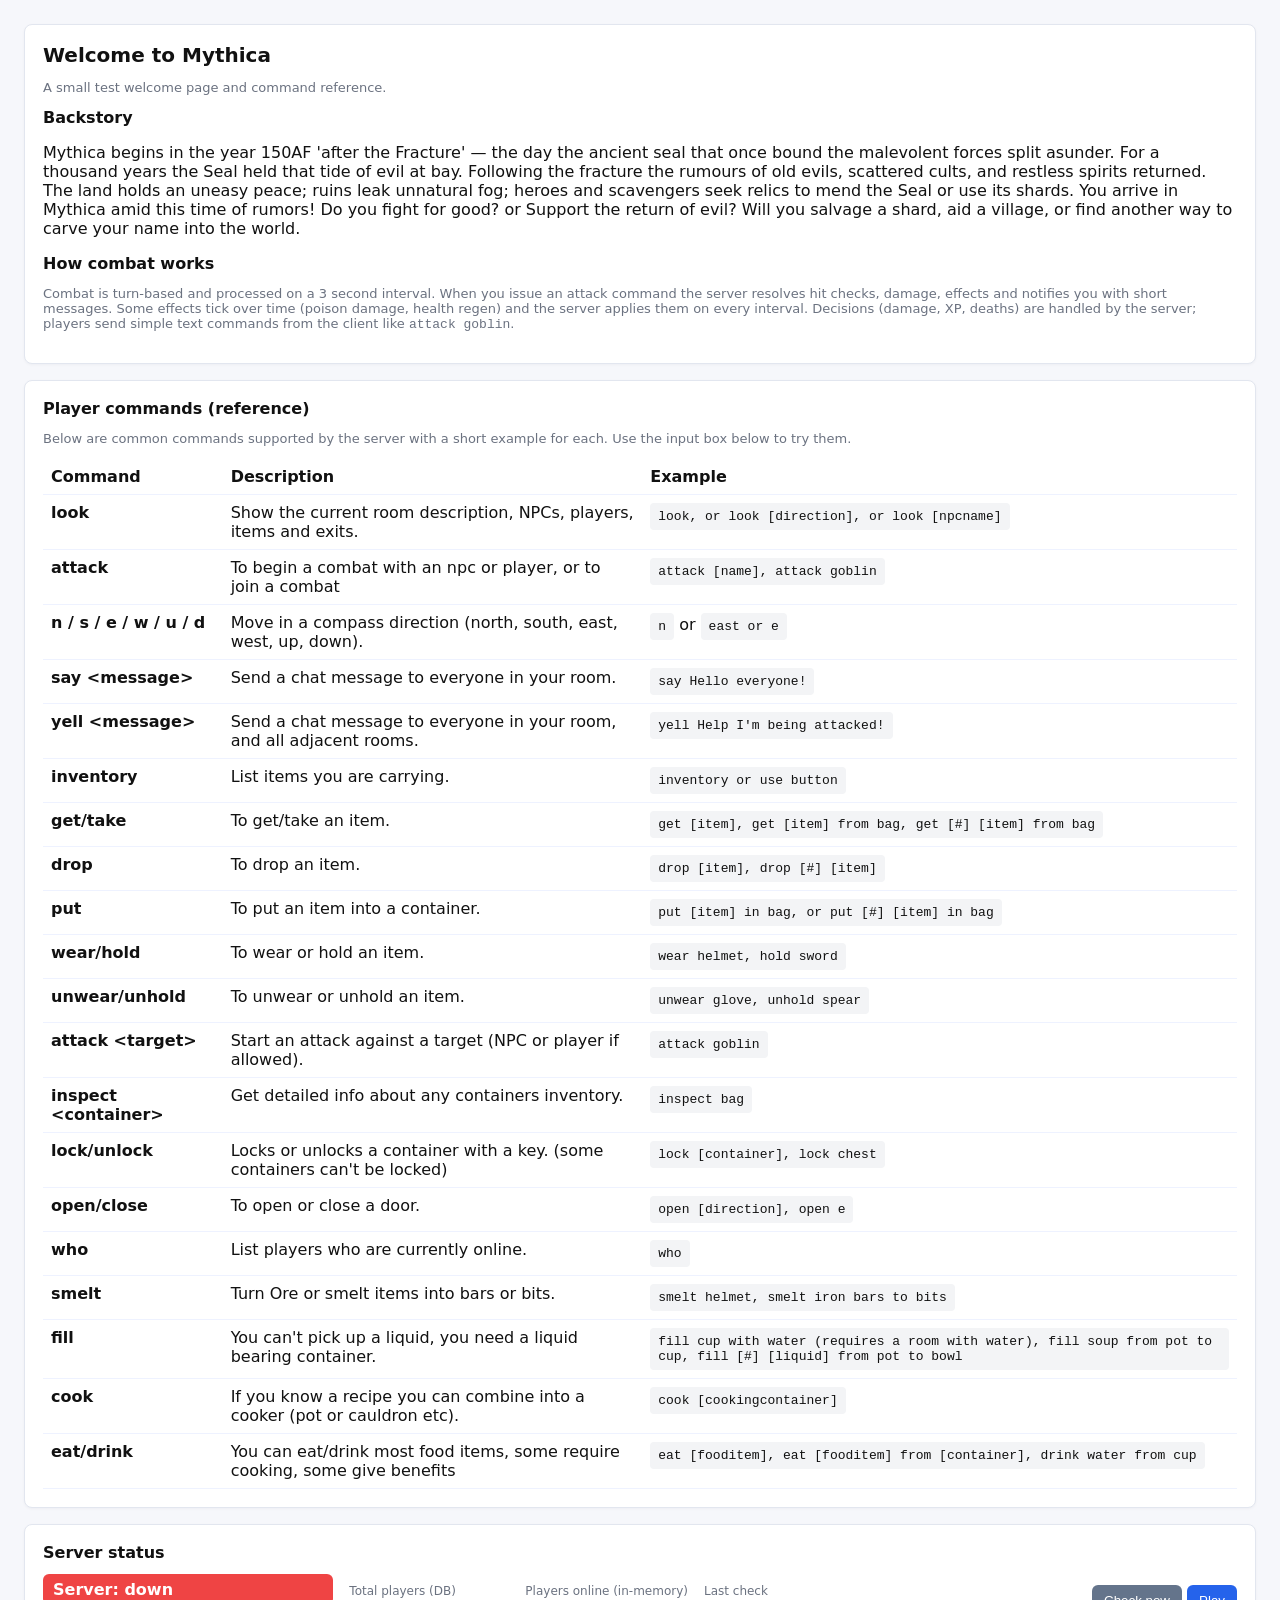
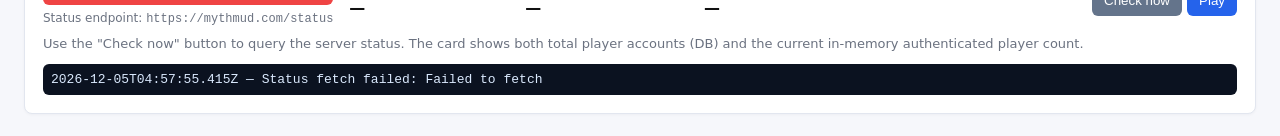
<file: MudServer/WebClient/export static welcome/index.html>
﻿<!doctype html>
<html lang="en">
<head>
    <meta charset="utf-8" />
    <meta name="viewport" content="width=device-width,initial-scale=1" />
    <title>Mythica — Welcome</title>
    <style>
        body {
            font-family: system-ui, -apple-system, "Segoe UI", Roboto, "Helvetica Neue", Arial;
            margin: 24px;
            color: #111;
            background: #f6f7fb;
        }

        .card {
            background: #fff;
            border: 1px solid #e2e6ef;
            border-radius: 8px;
            padding: 18px;
            margin-bottom: 16px;
            box-shadow: 0 1px 3px rgba(16,24,40,0.04);
        }

        h1 {
            margin: 0 0 8px 0;
            font-size: 20px;
        }

        h2 {
            margin: 0 0 12px 0;
            font-size: 16px;
        }

        pre {
            background: #0b1220;
            color: #dbeafe;
            padding: 10px;
            border-radius: 6px;
            overflow: auto;
        }

        table {
            width: 100%;
            border-collapse: collapse;
            margin-top: 8px;
        }

        th, td {
            text-align: left;
            padding: 8px;
            border-bottom: 1px solid #eef2ff;
            vertical-align: top;
        }

        .muted {
            color: #6b7280;
            font-size: 13px;
        }

        .example {
            font-family: monospace;
            background: #f3f4f6;
            padding: 6px 8px;
            border-radius: 4px;
            display: inline-block;
        }

        .controls {
            display: flex;
            gap: 8px;
            margin-top: 8px;
        }

        input[type="text"] {
            flex: 1;
            padding: 8px;
            border: 1px solid #e6eefc;
            border-radius: 6px;
        }

        button {
            padding: 8px 12px;
            border-radius: 6px;
            border: 0;
            background: #2563eb;
            color: #fff;
            cursor: pointer;
        }

            button.secondary {
                background: #64748b;
            }

        .log {
            max-height: 160px;
            overflow: auto;
            background: #0b1220;
            color: #dbeafe;
            padding: 8px;
            border-radius: 6px;
            margin-top: 8px;
            font-family: monospace;
            font-size: 13px;
        }

        .status-row {
            display: flex;
            gap: 16px;
            align-items: center;
            flex-wrap: wrap;
        }

        .status-badge {
            padding: 6px 10px;
            border-radius: 6px;
            color: #fff;
            font-weight: 600;
        }

        .up {
            background: #16a34a;
        }

        .down {
            background: #ef4444;
        }

        .warn {
            background: #f59e0b;
            color: #111;
        }

        .small-muted {
            font-size: 12px;
            color: #6b7280;
        }
    </style>
</head>
<body>
    
    <div class="card">
        <h1><b>Welcome to Mythica</b></h1>
        <p class="muted">A small test welcome page and command reference.</p>

        <h2>Backstory</h2>
        <p>
            Mythica begins in the year 150AF 'after the Fracture' — the day the ancient seal that once bound the malevolent forces split asunder.
            For a thousand years the Seal held that tide of evil at bay. Following the fracture the rumours of old evils,
            scattered cults, and restless spirits returned. The land holds an uneasy peace; ruins leak unnatural fog; heroes and scavengers seek
            relics to mend the Seal or use its shards. You arrive in Mythica amid this time of rumors! Do you fight for good? or Support the return
            of evil? Will you salvage a shard, aid a village, or find another way to carve your name into the world.
        </p>

        <h2>How combat works</h2>
        <p class="muted">
            Combat is turn‑based and processed on a 3 second interval. When you issue an attack command the server resolves hit checks,
            damage, effects and notifies you with short messages. Some effects tick over time (poison damage, health regen) and the server applies
            them on every interval. Decisions (damage, XP, deaths) are handled by the server; players send simple text commands from the client like
            <code>attack goblin</code>.
        </p>
    </div>

    <div class="card">
        <h2>Player commands (reference)</h2>
        <p class="muted">Below are common commands supported by the server with a short example for each. Use the input box below to try them.</p>

        <table>
            <thead>
                <tr><th>Command</th><th>Description</th><th>Example</th></tr>
            </thead>
            <tbody>
                <tr>
                    <td><strong>look</strong></td>
                    <td>Show the current room description, NPCs, players, items and exits.</td>
                    <td><span class="example">look, or look [direction], or look [npcname]</span></td>
                </tr>
                <tr>
                    <td><strong>attack</strong></td>
                    <td>To begin a combat with an npc or player, or to join a combat</td>
                    <td><span class="example">attack [name], attack goblin</span></td>
                </tr>
                <tr>
                    <td><strong>n / s / e / w / u / d </strong></td>
                    <td>Move in a compass direction (north, south, east, west, up, down).</td>
                    <td><span class="example">n</span> or <span class="example">east or e</span></td>
                </tr>
                <tr>
                    <td><strong>say &lt;message&gt;</strong></td>
                    <td>Send a chat message to everyone in your room.</td>
                    <td><span class="example">say Hello everyone!</span></td>
                </tr>
                <tr>
                    <td><strong>yell &lt;message&gt;</strong></td>
                    <td>Send a chat message to everyone in your room, and all adjacent rooms.</td>
                    <td><span class="example">yell Help I'm being attacked!</span></td>
                </tr>
                <tr>
                    <td><strong>inventory</strong></td>
                    <td>List items you are carrying.</td>
                    <td><span class="example">inventory or use button</span></td>
                </tr>
                <tr>
                    <td><strong>get/take</strong></td>
                    <td>To get/take an item.</td>
                    <td><span class="example">get [item], get [item] from bag, get [#] [item] from bag</span></td>
                </tr>
                <tr>
                    <td><strong>drop</strong></td>
                    <td>To drop an item.</td>
                    <td><span class="example">drop [item], drop [#] [item]</span></td>
                </tr>
                <tr>
                    <td><strong>put</strong></td>
                    <td>To put an item into a container.</td>
                    <td><span class="example">put [item] in bag, or put [#] [item] in bag</span></td>
                </tr>
                <tr>
                    <td><strong>wear/hold</strong></td>
                    <td>To wear or hold an item.</td>
                    <td><span class="example">wear helmet, hold sword</span></td>
                </tr>
                <tr>
                    <td><strong>unwear/unhold</strong></td>
                    <td>To unwear or unhold an item.</td>
                    <td><span class="example">unwear glove, unhold spear</span></td>
                </tr>
                <tr>
                    <td><strong>attack &lt;target&gt;</strong></td>
                    <td>Start an attack against a target (NPC or player if allowed).</td>
                    <td><span class="example">attack goblin</span></td>
                </tr>
                <tr>
                    <td><strong>inspect &lt;container&gt;</strong></td>
                    <td>Get detailed info about any containers inventory.</td>
                    <td><span class="example">inspect bag</span></td>
                </tr>
                <tr>
                    <td><strong>lock/unlock</strong></td>
                    <td>Locks or unlocks a container with a key. (some containers can't be locked)</td>
                    <td><span class="example">lock [container], lock chest</span></td>
                </tr>
                <tr>
                    <td><strong>open/close</strong></td>
                    <td>To open or close a door.</td>
                    <td><span class="example">open [direction], open e</span></td>
                </tr>
                <tr>
                    <td><strong>who</strong></td>
                    <td>List players who are currently online.</td>
                    <td><span class="example">who</span></td>
                </tr>
                <tr>
                    <td><strong>smelt</strong></td>
                    <td>Turn Ore or smelt items into bars or bits.</td>
                    <td><span class="example">smelt helmet, smelt iron bars to bits</span></td>
                </tr>
                <tr>
                    <td><strong>fill</strong></td>
                    <td>You can't pick up a liquid, you need a liquid bearing container.</td>
                    <td><span class="example">fill cup with water (requires a room with water), fill soup from pot to cup, fill [#] [liquid] from pot to bowl</span></td>
                </tr>
                <tr>
                    <td><strong>cook</strong></td>
                    <td>If you know a recipe you can combine into a cooker (pot or cauldron etc).</td>
                    <td><span class="example">cook [cookingcontainer]</span></td>
                </tr>
                <tr>
                    <td><strong>eat/drink</strong></td>
                    <td>You can eat/drink most food items, some require cooking, some give benefits</td>
                    <td><span class="example">eat [fooditem], eat [fooditem] from [container], drink water from cup</span></td>
                </tr>
            </tbody>
        </table>
    </div>

    <div class="card" id="serverStatusCard">
        <h2>Server status</h2>
        <div class="status-row">
            <div>
                <div id="serverBadge" class="status-badge down">Server: unknown</div>
                <div class="small-muted" style="margin-top:6px">Status endpoint: <code id="statusHost">/status</code></div>
            </div>
            <div style="min-width:160px">
                <div class="small-muted">Total players (DB)</div>
                <div id="totalPlayers" style="font-weight:700">—</div>
            </div>
            <div style="min-width:160px">
                <div class="small-muted">Players online (in-memory)</div>
                <div id="playersOnline" style="font-weight:700">—</div>
            </div>
            <div style="min-width:220px">
                <div class="small-muted">Last check</div>
                <div id="lastCheck" style="font-weight:700">—</div>
            </div>
            <div style="margin-left:auto">
                <button id="checkNow" class="secondary">Check now</button>
                <button id="playBtn">Play</button>
            </div>
        </div>

        <p class="muted" style="margin-top:10px">
            Use the "Check now" button to query the server status. The card shows both total player accounts (DB)
            and the current in‑memory authenticated player count.
        </p>

        <div id="statusLog" class="log" aria-live="polite"></div>
    </div>
    <script src='webaudio-tinysynth.min.js'></script>
    <script>
        (function () {
            // Use same-origin relative path so the page always queries the server that served it.
            const statusPath = 'https://mythmud.com/status';
	    const playPath = 'https://www.mythmud.com';
	    document.getElementById('statusHost').textContent = statusPath;

            const serverBadge = document.getElementById('serverBadge');
            const totalPlayersEl = document.getElementById('totalPlayers');
            const playersOnlineEl = document.getElementById('playersOnline');
            const lastCheckEl = document.getElementById('lastCheck');
            const statusLog = document.getElementById('statusLog');
            const checkNowBtn = document.getElementById('checkNow');
            const playBtn = document.getElementById('playBtn');
            synth = new WebAudioTinySynth();
            console.log('Synth object properties:', Object.keys(synth));
            console.log('Synth object:', synth);

            async function loadAndPlayMidi(filename) {
                try {
                    logStatus(`Loading MIDI: ${filename}`);

                    const response = await fetch(filename);
                    if (!response.ok) {
                        throw new Error(`HTTP ${response.status} - File not found`);
                    }

                    const arrayBuffer = await response.arrayBuffer();
                    const midiData = new Uint8Array(arrayBuffer);

                    logStatus(`MIDI loaded (${midiData.length} bytes), starting playback...`);

                    synth.loadMIDI(midiData);

                    // WebAudioTinySynth might auto-play, or you might need to call playMIDI()
                    if (typeof synth.playMIDI === 'function') {
                        synth.playMIDI();
                        logStatus('Playback started');
                    } else {
                        logStatus('MIDI loaded (auto-playing)');
                    }

                } catch (err) {
                    console.error('MIDI Error:', err);
                    logStatus('ERROR: ' + err.message);
                }
            }

            
            function logStatus(s) {
                const d = document.createElement('div');
                d.textContent = `${new Date().toISOString()} — ${s}`;
                statusLog.appendChild(d);
                statusLog.scrollTop = statusLog.scrollHeight;
            }

            async function fetchStatus(timeoutMs = 3000) {
                const controller = new AbortController();
                const id = setTimeout(() => controller.abort(), timeoutMs);

                try {
                    updateBadgeChecking();
                    totalPlayersEl.textContent = '—';
                    playersOnlineEl.textContent = '—';

                    const resp = await fetch(statusPath, { signal: controller.signal, cache: 'no-store', mode: 'cors' });
                    clearTimeout(id);

                    if (!resp.ok) {
                        updateBadgeDown();
                        logStatus(`HTTP ${resp.status} ${resp.statusText}`);
                        return;
                    }

                    const data = await resp.json();

                    // totalPlayers: integer or -1 when unknown
                    if (typeof data.totalPlayers === 'number' && data.totalPlayers >= 0) {
                        totalPlayersEl.textContent = String(data.totalPlayers);
                    } else {
                        totalPlayersEl.textContent = 'unknown';
                    }

                    // playersOnline: in-memory authenticated players
                    if (typeof data.playersOnline === 'number') {
                        playersOnlineEl.textContent = String(data.playersOnline);
                    } else {
                        playersOnlineEl.textContent = 'unknown';
                    }

                    lastCheckEl.textContent = new Date().toLocaleString();
                    updateBadgeUp();
                    logStatus('Status fetched successfully.');
                } catch (err) {
                    clearTimeout(id);
                    updateBadgeDown();
                    if (err.name === 'AbortError') {
                        logStatus('Status request timed out.');
                    } else {
                        logStatus('Status fetch failed: ' + (err.message || String(err)));
                    }
                }
            }

            function updateBadgeUp() {
                serverBadge.className = 'status-badge up';
                serverBadge.textContent = 'Server: up';
            }
            function updateBadgeDown() {
                serverBadge.className = 'status-badge down';
                serverBadge.textContent = 'Server: down';
            }
            function updateBadgeChecking() {
                serverBadge.className = 'status-badge warn';
                serverBadge.textContent = 'Server: checking...';
            }

            checkNowBtn.addEventListener('click', async () => {
                logStatus('Manual check triggered.');

                // Fire both at the same time without waiting
                loadAndPlayMidi("u3shop.MID").catch(err => {
                    logStatus('MIDI load failed: ' + err.message);
                });

                fetchStatus();
            });

            // Navigate to the application root (index.html) when Play is clicked
            playBtn.addEventListener('click', () => {
                // Use location.origin so the scheme/host/port remain correct
                window.location.href = playPath;
            });

            // initial probe shortly after page load
            setTimeout(() => fetchStatus(), 250);
        })();
    </script>

</body>
</html>
</file>
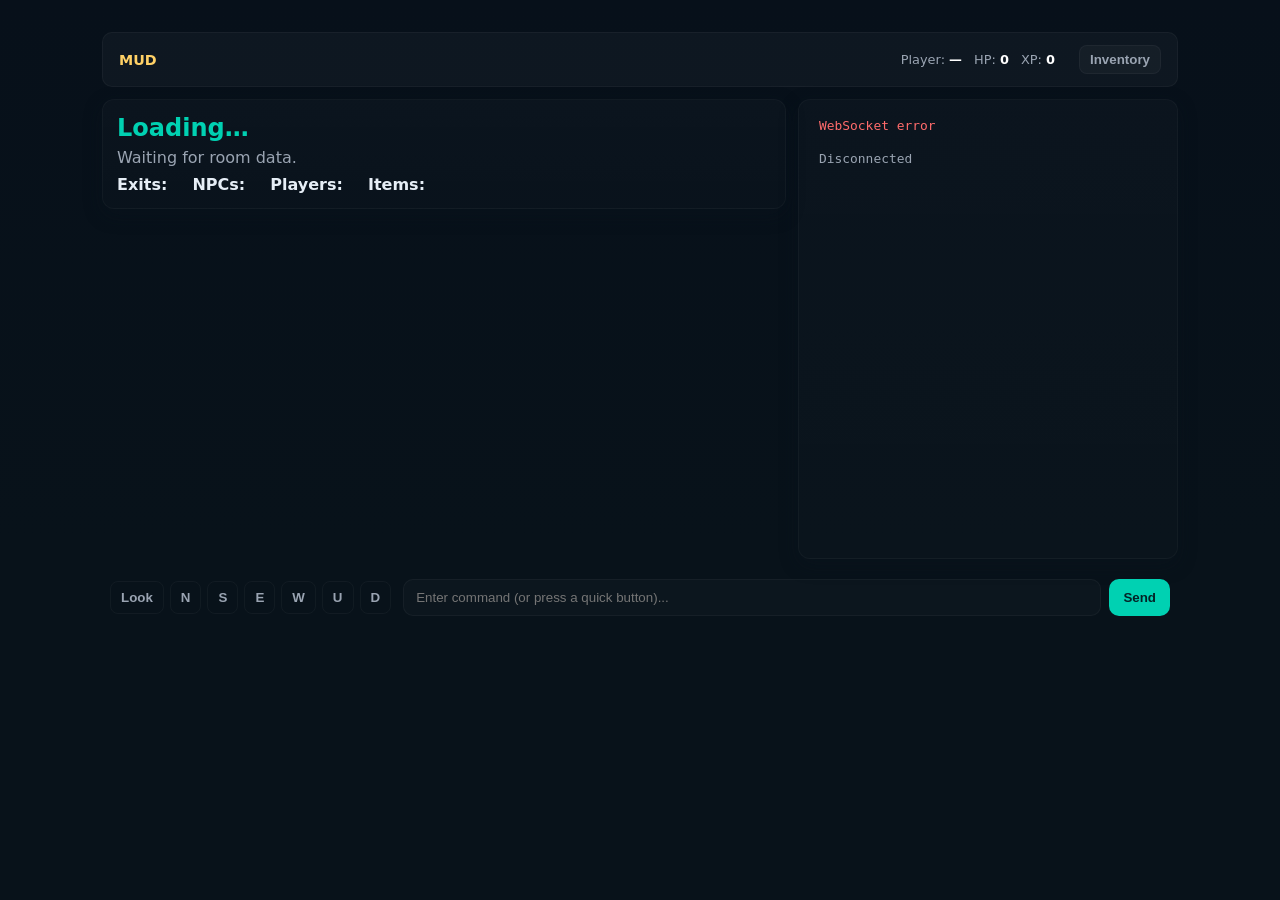
<file: MudServer/WebClient/index2.html>
﻿<!doctype html>
<html lang="en">
<head>
    <meta charset="utf-8" />
    <meta name="viewport" content="width=device-width,initial-scale=1" />
    <title>MUD — Client</title>
    <link rel="stylesheet" href="styles.css?v=2" />
</head>
<body>
    <div id="app">
        <header class="topbar"> <div class="title">MUD</div> <div class="status"> <span class="status-item">Player: <strong id="playerName">—</strong></span> <span class="status-item">HP: <strong id="hp">0</strong></span> <span class="status-item">XP: <strong id="xp">0</strong></span> <button id="invBtn" class="inv-button">Inventory</button> </div> </header>
        <main class="main">
            <section class="room card">
                <h2 id="roomTitle">Loading…</h2>
                <p id="roomDesc" class="muted">Waiting for room data.</p>

                <div class="meta-row">
                    <div class="badges">
                        <strong>Exits:</strong>
                        <span id="exits" class="badge-row"></span>
                    </div>
                    <div class="badges">
                        <strong>NPCs:</strong>
                        <span id="npcs" class="badge-row"></span>
                    </div>
                    <div class="badges">
                        <strong>Players:</strong>
                        <span id="players" class="badge-row"></span>
                    </div>

                    <div class="badges">
                        <strong>Items:</strong>
                        <span id="items" class="badge-row"></span>
                    </div>
                </div>
            </section>

            <section class="log card">
                <div id="log" class="logpane" aria-live="polite"></div>
            </section>
        </main>

        <footer class="inputbar">
            <div class="quick">
                <button data-cmd="look">Look</button>
                <button data-cmd="n">N</button>
                <button data-cmd="s">S</button>
                <button data-cmd="e">E</button>
                <button data-cmd="w">W</button>
                <button data-cmd="up">U</button>
                <button data-cmd="down">D</button>
            </div>

            <form id="cmdForm" class="cmd">
                <input id="cmdInput" autocomplete="off" placeholder="Enter command (or press a quick button)..." />
                <button type="submit">Send</button>
            </form>
        </footer>
    </div>

    <!-- Inventory Modal -->
    <div id="invModal" class="modal-backdrop" aria-hidden="true">
        <div class="modal">
            <header class="modal-header">
                <h3>Inventory</h3>
                <button id="invClose" class="close">×</button>
            </header>

            <div class="modal-body">
                <table id="invTable" class="inv-table">
                    <thead>
                        <tr>
                            <th>Name</th>
                            <th>Descriptor</th>
                            <th>Material</th>
                            <th>Weight</th>
                            <th>Condition</th>
                            <th>Category</th>
                            <th>Short Description</th>
                            <th>Status</th>
                        </tr>
                    </thead>
                    <tbody>
                        <!-- populated dynamically -->
                    </tbody>
                </table>
                <div id="invEmpty" class="muted" style="display:none">You are carrying nothing.</div>
            </div>

            <footer class="modal-footer">
                <button id="invRefresh">Refresh</button>
                <button id="invClose2">Close</button>
            </footer>
        </div>
    </div>

    <script>
        const host = location.hostname || 'localhost';
        const port = 9250;
        const ws = new WebSocket(`ws://${host}:${port}`);

        const playerNameEl = document.getElementById('playerName');
        const hpEl = document.getElementById('hp');
        const xpEl = document.getElementById('xp');
        const roomTitleEl = document.getElementById('roomTitle');
        const roomDescEl = document.getElementById('roomDesc');
        const exitsEl = document.getElementById('exits');
        const npcsEl = document.getElementById('npcs');
        const itemsEl = document.getElementById('items');
        const playersEl = document.getElementById('players');
        const logEl = document.getElementById('log');
        const cmdForm = document.getElementById('cmdForm');
        const cmdInput = document.getElementById('cmdInput');

        // top bar title element
        const siteTitleEl = document.querySelector('.title');

        // Inventory modal elements
        const invBtn = document.getElementById('invBtn');
        const invModal = document.getElementById('invModal');
        const invClose = document.getElementById('invClose');
        const invClose2 = document.getElementById('invClose2');
        const invRefresh = document.getElementById('invRefresh');
        const invTableBody = document.querySelector('#invTable tbody');
        const invEmpty = document.getElementById('invEmpty');

        function addLog(text, cls = '') {
            const el = document.createElement('div');
            el.className = 'log-line ' + cls;
            if (cls === 'system') {
                const safe = text.replace(/<script/gi, '&lt;script');
                el.innerHTML = safe;
            } else {
                el.textContent = text;
            }
            logEl.appendChild(el);
            logEl.scrollTop = logEl.scrollHeight;
        }

        function openInventory() {
            invModal.setAttribute('aria-hidden', 'false');
            invModal.style.display = 'flex';
            requestInventory();
        }

        function closeInventory() {
            invModal.setAttribute('aria-hidden', 'true');
            invModal.style.display = 'none';
        }

        function renderInventory(items) {
            invTableBody.innerHTML = '';
            if (!items || items.length === 0) {
                invEmpty.style.display = 'block';
                document.querySelector('#invTable').style.display = 'none';
                return;
            }
            invEmpty.style.display = 'none';
            document.querySelector('#invTable').style.display = '';
            items.forEach(it => {
                let status = '';
                const wearLoc = it.wearLoc || '';
                const isWorn = !!it.isWorn;
                const isHeld = !!it.isHeld;
                const qty = (it.quantity && Number(it.quantity) > 1) ? Number(it.quantity) : 1;

                if (isWorn && wearLoc) {
                    status = `Worn on ${wearLoc}`;
                } else if (isHeld) {
                    status = `Held`;
                }

                const displayName = qty > 1 ? `${qty} x ${escapeHtml(it.name)}` : escapeHtml(it.name);
                const descriptor = escapeHtml(it.descriptor || '');
                const material = escapeHtml(it.material || '');

                const tr = document.createElement('tr');
                tr.innerHTML = `
                              <td>${displayName}</td>
                              <td>${descriptor}</td>
                              <td>${material}</td>
                              <td>${escapeHtml(String(it.weight ?? ''))}</td>
                              <td>${escapeHtml(String(it.condition ?? ''))}</td>
                              <td>${escapeHtml(it.itemCategory ?? '')}</td>
                              <td>${escapeHtml(it.shortDesc ?? '')}</td>
                              <td>${escapeHtml(status)}</td>
                            `;
                invTableBody.appendChild(tr);
            });
        }

        function escapeHtml(s) {
            return String(s).replace(/[&<>"']/g, c => ({
                '&': '&amp;', '<': '&lt;', '>': '&gt;', '"': '&quot;', "'": '&#39;'
            })[c]);
        }

        function requestInventory() {
            const payload = JSON.stringify({ type: 'command', text: 'inventory' });
            ws.send(payload);
            addLog('> inventory', 'you');
        }

        // Map short direction tokens (or common aliases) to full display names
        function mapDirectionFull(token) {
            if (!token) return '';
            const t = token.toString().trim().toUpperCase();
            const map = {
                'N': 'North', 'NORTH': 'North',
                'S': 'South', 'SOUTH': 'South',
                'E': 'East', 'EAST': 'East',
                'W': 'West', 'WEST': 'West',
                'NE': 'Northeast', 'NORTHEAST': 'Northeast',
                'NW': 'Northwest', 'NORTHWEST': 'Northwest',
                'SE': 'Southeast', 'SOUTHEAST': 'Southeast',
                'SW': 'Southwest', 'SOUTHWEST': 'Southwest',
                'U': 'Up', 'UP': 'Up',
                'D': 'Down', 'DOWN': 'Down'
            };
            return map[t] || token.toString();
        }

        ws.addEventListener('open', () => addLog('Connected to server', 'system'));
        ws.addEventListener('close', () => addLog('Disconnected', 'system'));
        ws.addEventListener('error', e => addLog('WebSocket error', 'error'));

        ws.addEventListener('message', evt => {
            console.log('[WS rx]', evt.data);
            try {
                const msg = JSON.parse(evt.data);

                if (msg.type === 'room') {
                    let title = msg.title || '';
                    let desc = msg.description || '';

                    if (!title && desc) {
                        const parts = desc.split('\n');
                        title = parts[0].replace(/\*\*/g, '').trim();
                        desc = parts.slice(1).join('\n').trim();
                    }

                    roomTitleEl.textContent = title || 'Unknown room';
                    roomDescEl.textContent = desc || '';

                    // update top title to "WorldName -- AreaName" and include stylized game header when provided
                    const worldName = msg.worldName || '';
                    const areaName = msg.areaName || '';
                    const gameHeader = msg.gameHeader || '';

                    if (worldName || areaName) {
                        const base = worldName && areaName ? `${worldName} -- ${areaName}` : (worldName || areaName || 'MUD');

                        if (gameHeader) {
                            // include descriptive period + ordinal date + month + year
                            siteTitleEl.textContent = `${base} — ${gameHeader}`;
                        } else {
                            siteTitleEl.textContent = base;
                        }

                        document.title = siteTitleEl.textContent;
                    }

                    exitsEl.innerHTML = (msg.exits || [])
                        .map(e => {
                            const shortDir = (e.shortDir ?? e.ShortDir ?? '').toString();
                            const dirToken = (e.direction ?? e.Direction ?? '').toString();
                            const t = (e.title ?? e.Title ?? '').toString();

                            // Prefer canonical shortDir for mapping, fallback to server direction token.
                            const canonical = shortDir || dirToken;
                            const dirFullName = mapDirectionFull(canonical) || (dirToken || '');

                            // Build compact label: show (N)est => "(N)est" for "(N)ortheast" etc.
                            let displayDir;
                            if (shortDir && dirFullName) {
                                const first = dirFullName.charAt(0);
                                if (first.toUpperCase() === shortDir.toUpperCase()) {
                                    displayDir = `(${escapeHtml(shortDir)})${escapeHtml(dirFullName.slice(1))}`;
                                } else {
                                    displayDir = `(${escapeHtml(shortDir)})${escapeHtml(dirFullName)}`;
                                }
                            } else {
                                displayDir = escapeHtml(dirFullName || '');
                            }

                            let html = `<span class="badge exit">${displayDir}${t ? ' — ' + escapeHtml(t) : ''}`;

                            // Door badge (only when server indicates door present)
                            const hasDoor = e.hasDoor ?? e.HasDoor ?? false;
                            const doorState = (e.doorState ?? e.DoorState ?? '').toString();

                            if (hasDoor) {
                                const doorType = (e.doorType ?? e.DoorType ?? 'Door').toString();
                                const stateLower = doorState.toLowerCase();
                                const cls = stateLower === 'open' ? 'door-open' : (stateLower === 'broken' ? 'door-broken' : 'door-closed');
                                const titleAttr = `${escapeHtml(doorType)} to the ${dirFullName || shortDir}, ${escapeHtml(doorState)}`;
                                html += ` <span class="door-badge ${cls}" title="${escapeHtml(titleAttr)}" aria-label="${escapeHtml(titleAttr)}">${escapeHtml(doorType)}: ${escapeHtml(doorState)}</span>`;
                            }

                            html += `</span>`;
                            return html;
                        })
                        .join(' ');

                    if (npcsEl) {
                        npcsEl.innerHTML = (msg.npcs || []).map(n => `<span class="badge">${n}</span>`).join(' ');
                    }

                    if (playersEl) {
                        playersEl.innerHTML = (msg.players || []).map(p => `<span class="badge">${p}</span>`).join(' ');
                    }

                    if (itemsEl) {
                        // msg.items now contains quantity-prefixed strings for room items when applicable
                        itemsEl.innerHTML = (msg.items || []).map(i => `<span class="badge item">${escapeHtml(i)}</span>`).join(' ');
                    }

                    // Only log "You look at ..." when the server explicitly marked this room message as an explicit look
                    // (server sets msg.isLook = true for explicit look commands).
                    if (msg.isLook) {
                        addLog(title ? `You look at ${title}` : `You look around`, 'info');
                    }
                    return;
                }

                if (msg.type === 'exits') {
                    exitsEl.innerHTML = (msg.exits || [])
                        .map(e => {
                            const shortDir = (e.shortDir ?? e.ShortDir ?? '').toString();
                            const dirToken = (e.direction ?? e.Direction ?? '').toString();
                            const t = (e.title ?? e.Title ?? '').toString();

                            const canonical = shortDir || dirToken;
                            const dirFullName = mapDirectionFull(canonical) || (dirToken || '');

                            let displayDir;
                            if (shortDir && dirFullName) {
                                const first = dirFullName.charAt(0);
                                if (first.toUpperCase() === shortDir.toUpperCase()) {
                                    displayDir = `(${escapeHtml(shortDir)})${escapeHtml(dirFullName.slice(1))}`;
                                } else {
                                    displayDir = `(${escapeHtml(shortDir)})${escapeHtml(dirFullName)}`;
                                }
                            } else {
                                displayDir = escapeHtml(dirFullName || '');
                            }

                            let html = `<span class="badge exit">${displayDir}${t ? ' — ' + escapeHtml(t) : ''}`;

                            const hasDoor = e.hasDoor ?? e.HasDoor ?? false;
                            const doorState = (e.doorState ?? e.DoorState ?? '').toString();

                            if (hasDoor) {
                                const doorType = (e.doorType ?? e.DoorType ?? 'Door').toString();
                                const stateLower = doorState.toLowerCase();
                                const cls = stateLower === 'open' ? 'door-open' : (stateLower === 'broken' ? 'door-broken' : 'door-closed');
                                const titleAttr = `${escapeHtml(doorType)} to the ${dirFullName || shortDir}, ${escapeHtml(doorState)}`;
                                html += ` <span class="door-badge ${cls}" title="${escapeHtml(titleAttr)}" aria-label="${escapeHtml(titleAttr)}">${escapeHtml(doorType)}: ${escapeHtml(doorState)}</span>`;
                            }

                            html += `</span>`;
                            return html;
                        }).join(' ');
                    return;
                }

                if (msg.type === 'player_update') {
                    playerNameEl.textContent = msg.name || '—';
                    hpEl.textContent = `${msg.currentHealth ?? 0}/${msg.maxHealth ?? 0}`;
                    if (xpEl) xpEl.textContent = String(msg.experience ?? 0);

                    // Update header with world/area + stylized game header when available
                    const w = msg.worldName || '';
                    const a = msg.areaName || '';
                    const gh = msg.gameHeader || '';

                    if (w || a) {
                        // build base world/area string
                        const base = w && a ? `${w} -- ${a}` : (w || a || 'MUD');

                        if (gh) {
                            // include descriptive period + ordinal date + month + year
                            siteTitleEl.textContent = `${base} — ${gh}`;
                        } else {
                            // fallback to base
                            siteTitleEl.textContent = base;
                        }
                        document.title = siteTitleEl.textContent;
                    }

                    return;
                }

                if (msg.type === 'inventory') {
                    renderInventory(msg.inventory || []);
                    return;
                }

                if (msg.type === 'system') { renderSystemMessage(msg.text || '[system]'); return; }
                if (msg.type === 'chat') { addLog(msg.text || '', 'chat'); return; }

                addLog(JSON.stringify(msg), 'debug');
            } catch {
                addLog(evt.data, 'raw');
            }
        });

        document.querySelectorAll('.quick button').forEach(b => {
            b.addEventListener('click', () => {
                const c = b.getAttribute('data-cmd');
                if (c) {
                    sendCommand(c);
                }
            });
        });

        function sendCommand(text) {
            const payload = JSON.stringify({ type: 'command', text });
            ws.send(payload);
            addLog('> ' + text, 'you');
        }

        const history = [];
        let cursor = -1;

        function recordCommand(cmd) {
            if (!cmd || !cmd.trim()) return;
            if (history.length > 0 && history[0] === cmd) return;
            history.unshift(cmd);
            if (history.length > 3) history.pop();
            cursor = -1;
        }

        function historyPrev() {
            if (history.length === 0) return;
            if (cursor < history.length - 1) cursor++;
            cmdInput.value = history[cursor] || '';
            cmdInput.setSelectionRange(cmdInput.value.length, cmdInput.value.length);
        }

        function historyNext() {
            if (history.length === 0) return;
            if (cursor <= 0) {
                cursor = -1;
                cmdInput.value = '';
            } else {
                cursor--;
                cmdInput.value = history[cursor] || '';
            }
            cmdInput.setSelectionRange(cmdInput.value.length, cmdInput.value.length);
        }

        cmdForm.addEventListener('submit', e => {
            e.preventDefault();
            const text = cmdInput.value.trim();
            if (!text) return;
            recordCommand(text);
            sendCommand(text);
            cmdInput.value = '';
        });

        cmdInput.addEventListener('keydown', e => {
            if (e.key === 'ArrowUp') { e.preventDefault(); historyPrev(); }
            if (e.key === 'ArrowDown') { e.preventDefault(); historyNext(); }
        });

        invBtn.addEventListener('click', openInventory);
        invClose.addEventListener('click', closeInventory);
        invClose2.addEventListener('click', closeInventory);
        invRefresh.addEventListener('click', requestInventory);

        window.addEventListener('keydown', e => {
            if (e.key === '/') { e.preventDefault(); cmdInput.focus(); }
            if (e.key === 'Escape' && invModal.style.display === 'flex') closeInventory();
        });

        invModal.style.display = 'none';
    </script>
    <script>
        // Client-side critical-hit formatter and renderer.
        (function () {
            function escapeHtml(str) {
                if (str == null) return "";
                return String(str)
                    .replace(/&/g, "&amp;")
                    .replace(/</g, "&lt;")
                    .replace(/>/g, "&gt;")
                    .replace(/"/g, "&quot;")
                    .replace(/'/g, "&#39;");
            }

            function formatCriticalHtml(text) {
                if (!text) return "";
                var raw = escapeHtml(text);
                var selfPhrase = "You score a critical hit!";
                if (raw.indexOf(escapeHtml(selfPhrase)) !== -1) {
                    return raw.split(escapeHtml(selfPhrase)).map(escapeHtml).join("").replace(escapeHtml(selfPhrase), `<span class="msg-crit-self">${escapeHtml(selfPhrase)}</span>`) || raw.replace(escapeHtml(selfPhrase), `<span class="msg-crit-self">${escapeHtml(selfPhrase)}</span>`);
                }
                var hitRegex = /(.+?) scores a critical hit on you!/i;
                var m = text.match(hitRegex);
                if (m) {
                    var attacker = escapeHtml(m[1]);
                    var wrapped = `<span class="msg-crit-hit">${attacker} scores a critical hit on you!</span>`;
                    var escPattern = escapeHtml(m[0]);
                    return raw.replace(escPattern, wrapped);
                }
                return raw;
            }

            window.renderSystemMessage = function (text) {
                try {
                    var logPane = document.querySelector('.logpane');
                    if (!logPane) return;

                    var div = document.createElement('div');
                    div.className = 'log-line system';
                    div.innerHTML = formatCriticalHtml(text);

                    logPane.appendChild(div);
                    logPane.scrollTop = logPane.scrollHeight;
                } catch (e) {
                    console.error('renderSystemMessage error', e);
                }
            };
        })();
    </script>
</body>
</html>
</file>
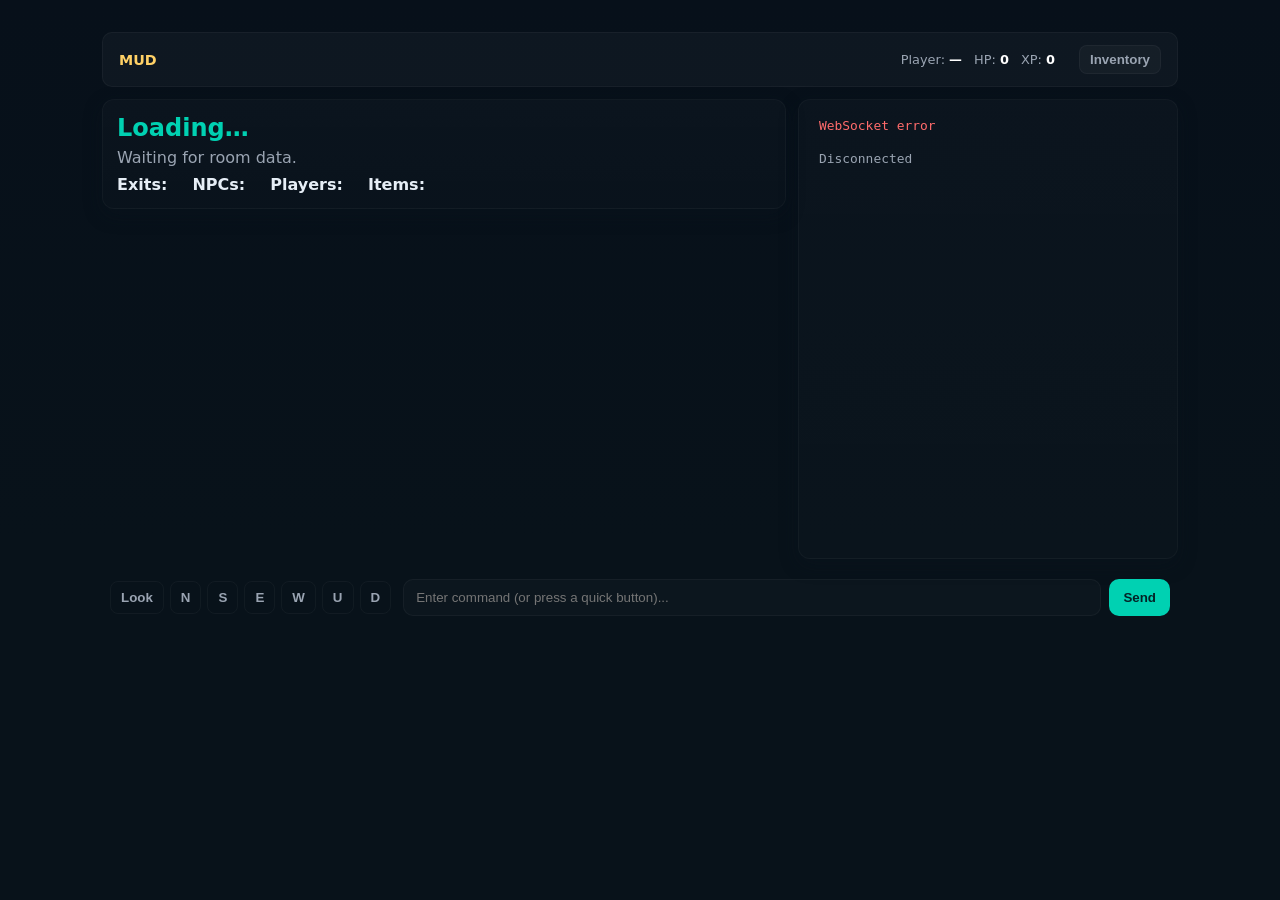
<file: MudServer/WebClient/index_bak.html>
﻿<!doctype html>
<html lang="en">
<head>
    <meta charset="utf-8" />
    <meta name="viewport" content="width=device-width,initial-scale=1" />
    <title>MUD — Client</title>
    <link rel="stylesheet" href="styles.css?v=2" />
</head>
<body>
    <div id="app">
        <header class="topbar"> <div class="title">MUD</div> <div class="status"> <span class="status-item">Player: <strong id="playerName">—</strong></span> <span class="status-item">HP: <strong id="hp">0</strong></span> <span class="status-item">XP: <strong id="xp">0</strong></span> <button id="invBtn" class="inv-button">Inventory</button> </div> </header>
        <main class="main">
            <section class="room card">
                <h2 id="roomTitle">Loading…</h2>
                <p id="roomDesc" class="muted">Waiting for room data.</p>

                <div class="meta-row">
                    <div class="badges">
                        <strong>Exits:</strong>
                        <span id="exits" class="badge-row"></span>
                    </div>
                    <div class="badges">
                        <strong>NPCs:</strong>
                        <span id="npcs" class="badge-row"></span>
                    </div>
                    <div class="badges">
                        <strong>Players:</strong>
                        <span id="players" class="badge-row"></span>
                    </div>

                    <div class="badges">
                        <strong>Items:</strong>
                        <span id="items" class="badge-row"></span>
                    </div>
                </div>
            </section>

            <section class="log card">
                <div id="log" class="logpane" aria-live="polite"></div>
            </section>
        </main>

        <footer class="inputbar">
            <div class="quick">
                <button data-cmd="look">Look</button>
                <button data-cmd="n">N</button>
                <button data-cmd="s">S</button>
                <button data-cmd="e">E</button>
                <button data-cmd="w">W</button>
                <button data-cmd="up">U</button>
                <button data-cmd="down">D</button>
            </div>

            <form id="cmdForm" class="cmd">
                <input id="cmdInput" autocomplete="off" placeholder="Enter command (or press a quick button)..." />
                <button type="submit">Send</button>
            </form>
        </footer>
    </div>

    <!-- Inventory Modal -->
    <div id="invModal" class="modal-backdrop" aria-hidden="true">
        <div class="modal">
            <header class="modal-header">
                <h3>Inventory</h3>
                <button id="invClose" class="close">×</button>
            </header>

            <div class="modal-body">
                <table id="invTable" class="inv-table">
                    <thead>
                        <tr>
                            <th>Name</th>
                            <th>Weight</th>
                            <th>Condition</th>
                            <th>Category</th>
                            <th>Short Description</th>
                            <th>Status</th>
                        </tr>
                    </thead>
                    <tbody>
                        <!-- populated dynamically -->
                    </tbody>
                </table>
                <div id="invEmpty" class="muted" style="display:none">You are carrying nothing.</div>
            </div>

            <footer class="modal-footer">
                <button id="invRefresh">Refresh</button>
                <button id="invClose2">Close</button>
            </footer>
        </div>
    </div>

    <script>
        const host = location.hostname || 'localhost';
        const port = 9250;
        const ws = new WebSocket(`ws://${host}:${port}`);

        const playerNameEl = document.getElementById('playerName');
        const hpEl = document.getElementById('hp');
        const xpEl = document.getElementById('xp');
        const roomTitleEl = document.getElementById('roomTitle');
        const roomDescEl = document.getElementById('roomDesc');
        const exitsEl = document.getElementById('exits');
        const npcsEl = document.getElementById('npcs');
        const itemsEl = document.getElementById('items');
        const playersEl = document.getElementById('players');
        const logEl = document.getElementById('log');
        const cmdForm = document.getElementById('cmdForm');
        const cmdInput = document.getElementById('cmdInput');

        // top bar title element
        const siteTitleEl = document.querySelector('.title');

        // Inventory modal elements
        const invBtn = document.getElementById('invBtn');
        const invModal = document.getElementById('invModal');
        const invClose = document.getElementById('invClose');
        const invClose2 = document.getElementById('invClose2');
        const invRefresh = document.getElementById('invRefresh');
        const invTableBody = document.querySelector('#invTable tbody');
        const invEmpty = document.getElementById('invEmpty');

        function addLog(text, cls = '') {
            const el = document.createElement('div');
            el.className = 'log-line ' + cls;
            if (cls === 'system') {
                const safe = text.replace(/<script/gi, '&lt;script');
                el.innerHTML = safe;
            } else {
                el.textContent = text;
            }
            logEl.appendChild(el);
            logEl.scrollTop = logEl.scrollHeight;
        }

        function openInventory() {
            invModal.setAttribute('aria-hidden', 'false');
            invModal.style.display = 'flex';
            requestInventory();
        }

        function closeInventory() {
            invModal.setAttribute('aria-hidden', 'true');
            invModal.style.display = 'none';
        }

        function renderInventory(items) {
            invTableBody.innerHTML = '';
            if (!items || items.length === 0) {
                invEmpty.style.display = 'block';
                document.querySelector('#invTable').style.display = 'none';
                return;
            }
            invEmpty.style.display = 'none';
            document.querySelector('#invTable').style.display = '';
            items.forEach(it => {
                let status = '';
                const wearLoc = it.wearLoc || '';
                const isWorn = !!it.isWorn;
                const isHeld = !!it.isHeld;
                const qty = (it.quantity && Number(it.quantity) > 1) ? Number(it.quantity) : 1;

                if (isWorn && wearLoc) {
                    status = `Worn on ${wearLoc}`;
                } else if (isHeld) {
                    status = `Held`;
                }

                const displayName = qty > 1 ? `${qty} x ${escapeHtml(it.name)}` : escapeHtml(it.name);

                const tr = document.createElement('tr');
                tr.innerHTML = `
                          <td>${displayName}</td>
                          <td>${escapeHtml(String(it.weight ?? ''))}</td>
                          <td>${escapeHtml(String(it.condition ?? ''))}</td>
                          <td>${escapeHtml(it.itemCategory ?? '')}</td>
                          <td>${escapeHtml(it.shortDesc ?? '')}</td>
                          <td>${escapeHtml(status)}</td>
                        `;
                invTableBody.appendChild(tr);
            });
        }

        function escapeHtml(s) {
            return String(s).replace(/[&<>"']/g, c => ({
                '&': '&amp;', '<': '&lt;', '>': '&gt;', '"': '&quot;', "'": '&#39;'
            })[c]);
        }

        function requestInventory() {
            const payload = JSON.stringify({ type: 'command', text: 'inventory' });
            ws.send(payload);
            addLog('> inventory', 'you');
        }

        // Map short direction tokens (or common aliases) to full display names
        function mapDirectionFull(token) {
            if (!token) return '';
            const t = token.toString().trim().toUpperCase();
            const map = {
                'N': 'North', 'NORTH': 'North',
                'S': 'South', 'SOUTH': 'South',
                'E': 'East', 'EAST': 'East',
                'W': 'West', 'WEST': 'West',
                'NE': 'Northeast', 'NORTHEAST': 'Northeast',
                'NW': 'Northwest', 'NORTHWEST': 'Northwest',
                'SE': 'Southeast', 'SOUTHEAST': 'Southeast',
                'SW': 'Southwest', 'SOUTHWEST': 'Southwest',
                'U': 'Up', 'UP': 'Up',
                'D': 'Down', 'DOWN': 'Down'
            };
            return map[t] || token.toString();
        }

        ws.addEventListener('open', () => addLog('Connected to server', 'system'));
        ws.addEventListener('close', () => addLog('Disconnected', 'system'));
        ws.addEventListener('error', e => addLog('WebSocket error', 'error'));

        ws.addEventListener('message', evt => {
            console.log('[WS rx]', evt.data);
            try {
                const msg = JSON.parse(evt.data);

                if (msg.type === 'room') {
                    let title = msg.title || '';
                    let desc = msg.description || '';

                    if (!title && desc) {
                        const parts = desc.split('\n');
                        title = parts[0].replace(/\*\*/g, '').trim();
                        desc = parts.slice(1).join('\n').trim();
                    }

                    roomTitleEl.textContent = title || 'Unknown room';
                    roomDescEl.textContent = desc || '';

                    // update top title to "WorldName -- AreaName" and include stylized game header when provided
                    const worldName = msg.worldName || '';
                    const areaName = msg.areaName || '';
                    const gameHeader = msg.gameHeader || '';

                    if (worldName || areaName) {
                        const base = worldName && areaName ? `${worldName} -- ${areaName}` : (worldName || areaName || 'MUD');

                        if (gameHeader) {
                            // include descriptive period + ordinal date + month + year
                            siteTitleEl.textContent = `${base} — ${gameHeader}`;
                        } else {
                            siteTitleEl.textContent = base;
                        }

                        document.title = siteTitleEl.textContent;
                    }

                    exitsEl.innerHTML = (msg.exits || [])
                        .map(e => {
                            const shortDir = (e.shortDir ?? e.ShortDir ?? '').toString();
                            const dirToken = (e.direction ?? e.Direction ?? '').toString();
                            const t = (e.title ?? e.Title ?? '').toString();

                            // Prefer canonical shortDir for mapping, fallback to server direction token.
                            const canonical = shortDir || dirToken;
                            const dirFullName = mapDirectionFull(canonical) || (dirToken || '');

                            // Build compact label: show (N)est => "(N)est" for "(N)ortheast" etc.
                            let displayDir;
                            if (shortDir && dirFullName) {
                                const first = dirFullName.charAt(0);
                                if (first.toUpperCase() === shortDir.toUpperCase()) {
                                    displayDir = `(${escapeHtml(shortDir)})${escapeHtml(dirFullName.slice(1))}`;
                                } else {
                                    displayDir = `(${escapeHtml(shortDir)})${escapeHtml(dirFullName)}`;
                                }
                            } else {
                                displayDir = escapeHtml(dirFullName || '');
                            }

                            let html = `<span class="badge exit">${displayDir}${t ? ' — ' + escapeHtml(t) : ''}`;

                            // Door badge (only when server indicates door present)
                            const hasDoor = e.hasDoor ?? e.HasDoor ?? false;
                            const doorState = (e.doorState ?? e.DoorState ?? '').toString();

                            if (hasDoor) {
                                const stateLower = doorState.toLowerCase();
                                const cls = stateLower === 'open' ? 'door-open' : (stateLower === 'broken' ? 'door-broken' : 'door-closed');
                                const titleAttr = `Door to the ${dirFullName || shortDir}, ${escapeHtml(doorState)}`;
                                html += ` <span class="door-badge ${cls}" title="${escapeHtml(titleAttr)}" aria-label="${escapeHtml(titleAttr)}">Door: ${escapeHtml(doorState)}</span>`;
                            }

                            html += `</span>`;
                            return html;
                        })
                        .join(' ');

                    if (npcsEl) {
                        npcsEl.innerHTML = (msg.npcs || []).map(n => `<span class="badge">${n}</span>`).join(' ');
                    }

                    if (playersEl) {
                        playersEl.innerHTML = (msg.players || []).map(p => `<span class="badge">${p}</span>`).join(' ');
                    }

                    if (itemsEl) {
                        // msg.items now contains quantity-prefixed strings for room items when applicable
                        itemsEl.innerHTML = (msg.items || []).map(i => `<span class="badge item">${escapeHtml(i)}</span>`).join(' ');
                    }

                    // Only log "You look at ..." when the server explicitly marked this room message as an explicit look
                    // (server sets msg.isLook = true for explicit look commands).
                    if (msg.isLook) {
                        addLog(title ? `You look at ${title}` : `You look around`, 'info');
                    }
                    return;
                }

                if (msg.type === 'exits') {
                    exitsEl.innerHTML = (msg.exits || [])
                        .map(e => {
                            const shortDir = (e.shortDir ?? e.ShortDir ?? '').toString();
                            const dirToken = (e.direction ?? e.Direction ?? '').toString();
                            const t = (e.title ?? e.Title ?? '').toString();

                            const canonical = shortDir || dirToken;
                            const dirFullName = mapDirectionFull(canonical) || (dirToken || '');

                            let displayDir;
                            if (shortDir && dirFullName) {
                                const first = dirFullName.charAt(0);
                                if (first.toUpperCase() === shortDir.toUpperCase()) {
                                    displayDir = `(${escapeHtml(shortDir)})${escapeHtml(dirFullName.slice(1))}`;
                                } else {
                                    displayDir = `(${escapeHtml(shortDir)})${escapeHtml(dirFullName)}`;
                                }
                            } else {
                                displayDir = escapeHtml(dirFullName || '');
                            }

                            let html = `<span class="badge exit">${displayDir}${t ? ' — ' + escapeHtml(t) : ''}`;

                            const hasDoor = e.hasDoor ?? e.HasDoor ?? false;
                            const doorState = (e.doorState ?? e.DoorState ?? '').toString();

                            if (hasDoor) {
                                const stateLower = doorState.toLowerCase();
                                const cls = stateLower === 'open' ? 'door-open' : (stateLower === 'broken' ? 'door-broken' : 'door-closed');
                                const titleAttr = `Door to the ${dirFullName || shortDir}, ${escapeHtml(doorState)}`;
                                html += ` <span class="door-badge ${cls}" title="${escapeHtml(titleAttr)}" aria-label="${escapeHtml(titleAttr)}">Door: ${escapeHtml(doorState)}</span>`;
                            }

                            html += `</span>`;
                            return html;
                        }).join(' ');
                    return;
                }

                if (msg.type === 'player_update') {
                    playerNameEl.textContent = msg.name || '—';
                    hpEl.textContent = `${msg.currentHealth ?? 0}/${msg.maxHealth ?? 0}`;
                    if (xpEl) xpEl.textContent = String(msg.experience ?? 0);

                    // Update header with world/area + stylized game header when available
                    const w = msg.worldName || '';
                    const a = msg.areaName || '';
                    const gh = msg.gameHeader || '';

                    if (w || a) {
                        // build base world/area string
                        const base = w && a ? `${w} -- ${a}` : (w || a || 'MUD');

                        if (gh) {
                            // include descriptive period + ordinal date + month + year
                            siteTitleEl.textContent = `${base} — ${gh}`;
                        } else {
                            // fallback to base
                            siteTitleEl.textContent = base;
                        }
                        document.title = siteTitleEl.textContent;
                    }

                    return;
                }

                if (msg.type === 'inventory') {
                    renderInventory(msg.inventory || []);
                    return;
                }

                if (msg.type === 'system') { renderSystemMessage(msg.text || '[system]'); return; }
                if (msg.type === 'chat') { addLog(msg.text || '', 'chat'); return; }

                addLog(JSON.stringify(msg), 'debug');
            } catch {
                addLog(evt.data, 'raw');
            }
        });

        document.querySelectorAll('.quick button').forEach(b => {
            b.addEventListener('click', () => {
                const c = b.getAttribute('data-cmd');
                if (c) {
                    sendCommand(c);
                }
            });
        });

        function sendCommand(text) {
            const payload = JSON.stringify({ type: 'command', text });
            ws.send(payload);
            addLog('> ' + text, 'you');
        }

        const history = [];
        let cursor = -1;

        function recordCommand(cmd) {
            if (!cmd || !cmd.trim()) return;
            if (history.length > 0 && history[0] === cmd) return;
            history.unshift(cmd);
            if (history.length > 3) history.pop();
            cursor = -1;
        }

        function historyPrev() {
            if (history.length === 0) return;
            if (cursor < history.length - 1) cursor++;
            cmdInput.value = history[cursor] || '';
            cmdInput.setSelectionRange(cmdInput.value.length, cmdInput.value.length);
        }

        function historyNext() {
            if (history.length === 0) return;
            if (cursor <= 0) {
                cursor = -1;
                cmdInput.value = '';
            } else {
                cursor--;
                cmdInput.value = history[cursor] || '';
            }
            cmdInput.setSelectionRange(cmdInput.value.length, cmdInput.value.length);
        }

        cmdForm.addEventListener('submit', e => {
            e.preventDefault();
            const text = cmdInput.value.trim();
            if (!text) return;
            recordCommand(text);
            sendCommand(text);
            cmdInput.value = '';
        });

        cmdInput.addEventListener('keydown', e => {
            if (e.key === 'ArrowUp') { e.preventDefault(); historyPrev(); }
            if (e.key === 'ArrowDown') { e.preventDefault(); historyNext(); }
        });

        invBtn.addEventListener('click', openInventory);
        invClose.addEventListener('click', closeInventory);
        invClose2.addEventListener('click', closeInventory);
        invRefresh.addEventListener('click', requestInventory);

        window.addEventListener('keydown', e => {
            if (e.key === '/') { e.preventDefault(); cmdInput.focus(); }
            if (e.key === 'Escape' && invModal.style.display === 'flex') closeInventory();
        });

        invModal.style.display = 'none';
    </script>
    <script>
        // Client-side critical-hit formatter and renderer.
        (function () {
            function escapeHtml(str) {
                if (str == null) return "";
                return String(str)
                    .replace(/&/g, "&amp;")
                    .replace(/</g, "&lt;")
                    .replace(/>/g, "&gt;")
                    .replace(/"/g, "&quot;")
                    .replace(/'/g, "&#39;");
            }

            function formatCriticalHtml(text) {
                if (!text) return "";
                var raw = escapeHtml(text);
                var selfPhrase = "You score a critical hit!";
                if (raw.indexOf(escapeHtml(selfPhrase)) !== -1) {
                    return raw.split(escapeHtml(selfPhrase)).map(escapeHtml).join("").replace(escapeHtml(selfPhrase), `<span class="msg-crit-self">${escapeHtml(selfPhrase)}</span>`) || raw.replace(escapeHtml(selfPhrase), `<span class="msg-crit-self">${escapeHtml(selfPhrase)}</span>`);
                }
                var hitRegex = /(.+?) scores a critical hit on you!/i;
                var m = text.match(hitRegex);
                if (m) {
                    var attacker = escapeHtml(m[1]);
                    var wrapped = `<span class="msg-crit-hit">${attacker} scores a critical hit on you!</span>`;
                    var escPattern = escapeHtml(m[0]);
                    return raw.replace(escPattern, wrapped);
                }
                return raw;
            }

            window.renderSystemMessage = function (text) {
                try {
                    var logPane = document.querySelector('.logpane');
                    if (!logPane) return;

                    var div = document.createElement('div');
                    div.className = 'log-line system';
                    div.innerHTML = formatCriticalHtml(text);

                    logPane.appendChild(div);
                    logPane.scrollTop = logPane.scrollHeight;
                } catch (e) {
                    console.error('renderSystemMessage error', e);
                }
            };
        })();
    </script>
</body>
</html>
</file>
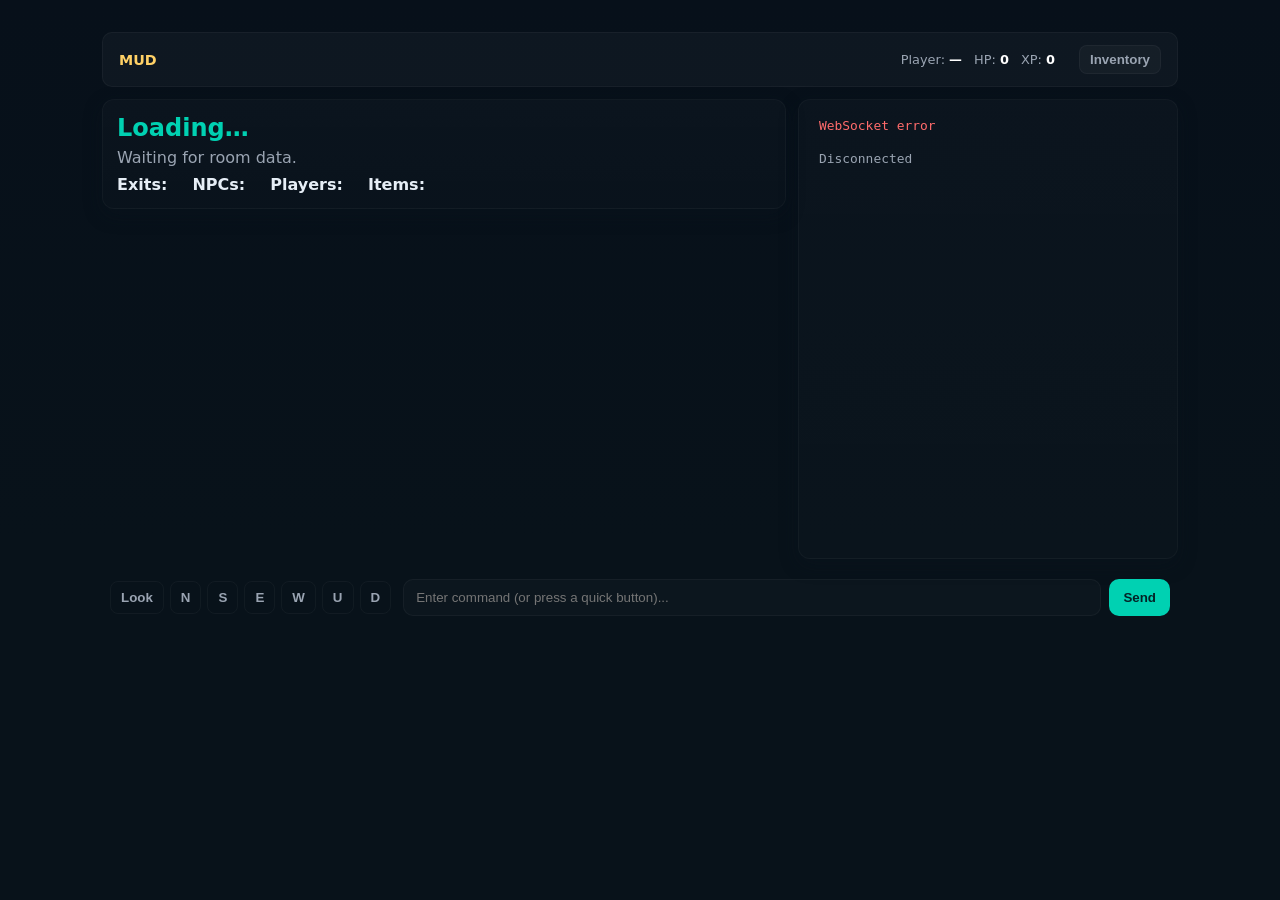
<file: MudServer/WebClient/indexnew.html>
﻿<!doctype html>
<html lang="en">
<head>
    <meta charset="utf-8" />
    <meta name="viewport" content="width=device-width,initial-scale=1" />
    <title>MUD — Client</title>
    <link rel="stylesheet" href="styles.css?v=2" />
</head>
<body>
    <div id="app">
        <header class="topbar"> <div class="title">MUD</div> <div class="status"> <span class="status-item">Player: <strong id="playerName">—</strong></span> <span class="status-item">HP: <strong id="hp">0</strong></span> <span class="status-item">XP: <strong id="xp">0</strong></span> <button id="invBtn" class="inv-button">Inventory</button> </div> </header>
        <main class="main">
            <section class="room card">
                <h2 id="roomTitle">Loading…</h2>
                <p id="roomDesc" class="muted">Waiting for room data.</p>

                <div class="meta-row">
                    <div class="badges">
                        <strong>Exits:</strong>
                        <span id="exits" class="badge-row"></span>
                    </div>
                    <div class="badges">
                        <strong>NPCs:</strong>
                        <span id="npcs" class="badge-row"></span>
                    </div>
                    <div class="badges">
                        <strong>Players:</strong>
                        <span id="players" class="badge-row"></span>
                    </div>

                    <div class="badges">
                        <strong>Items:</strong>
                        <span id="items" class="badge-row"></span>
                    </div>
                </div>
            </section>

            <section class="log card">
                <div id="log" class="logpane" aria-live="polite"></div>
            </section>
        </main>

        <footer class="inputbar">
            <div class="quick">
                <button data-cmd="look">Look</button>
                <button data-cmd="n">N</button>
                <button data-cmd="s">S</button>
                <button data-cmd="e">E</button>
                <button data-cmd="w">W</button>
                <button data-cmd="up">U</button>
                <button data-cmd="down">D</button>
            </div>

            <form id="cmdForm" class="cmd">
                <input id="cmdInput" autocomplete="off" placeholder="Enter command (or press a quick button)..." />
                <button type="submit">Send</button>
            </form>
        </footer>
    </div>

    <!-- Inventory Modal -->
    <div id="invModal" class="modal-backdrop" aria-hidden="true">
        <div class="modal">
            <header class="modal-header">
                <h3>Inventory</h3>
                <button id="invClose" class="close">×</button>
            </header>

            <div class="modal-body">
                <table id="invTable" class="inv-table">
                    <thead>
                        <tr>
                            <th>Name</th>
                            <th>Weight</th>
                            <th>Condition</th>
                            <th>Category</th>
                            <th>Descriptor</th>
                            <th>Material</th>
                            <th>Short Description</th>
                            <th>Status</th>
                        </tr>
                    </thead>
                    <tbody>
                        <!-- populated dynamically -->
                    </tbody>
                </table>
                <div id="invEmpty" class="muted" style="display:none">You are carrying nothing.</div>
            </div>

            <footer class="modal-footer">
                <button id="invRefresh">Refresh</button>
                <button id="invClose2">Close</button>
            </footer>
        </div>
    </div>

    <script>const host = location.hostname || 'localhost';
        const port = 9250;
        const ws = new WebSocket(`ws://${host}:${port}`);

        const playerNameEl = document.getElementById('playerName');
        const hpEl = document.getElementById('hp');
        const xpEl = document.getElementById('xp');
        const roomTitleEl = document.getElementById('roomTitle');
        const roomDescEl = document.getElementById('roomDesc');
        const exitsEl = document.getElementById('exits');
        const npcsEl = document.getElementById('npcs');
        const itemsEl = document.getElementById('items');
        const playersEl = document.getElementById('players');
        const logEl = document.getElementById('log');
        const cmdForm = document.getElementById('cmdForm');
        const cmdInput = document.getElementById('cmdInput');

        // top bar title element
        const siteTitleEl = document.querySelector('.title');

        // Inventory modal elements
        const invBtn = document.getElementById('invBtn');
        const invModal = document.getElementById('invModal');
        const invClose = document.getElementById('invClose');
        const invClose2 = document.getElementById('invClose2');
        const invRefresh = document.getElementById('invRefresh');
        const invTableBody = document.querySelector('#invTable tbody');
        const invEmpty = document.getElementById('invEmpty');

        function addLog(text, cls = '') {
            const el = document.createElement('div');
            el.className = 'log-line ' + cls;
            if (cls === 'system') {
                const safe = text.replace(/<script/gi, '&lt;script');
                el.innerHTML = safe;
            } else {
                el.textContent = text;
            }
            logEl.appendChild(el);
            logEl.scrollTop = logEl.scrollHeight;
        }

        function openInventory() {
            invModal.setAttribute('aria-hidden', 'false');
            invModal.style.display = 'flex';
            requestInventory();
        }

        function closeInventory() {
            invModal.setAttribute('aria-hidden', 'true');
            invModal.style.display = 'none';
        }

        function renderInventory(items) {
            invTableBody.innerHTML = '';
            if (!items || items.length === 0) {
                invEmpty.style.display = 'block';
                document.querySelector('#invTable').style.display = 'none';
                return;
            }
            invEmpty.style.display = 'none';
            document.querySelector('#invTable').style.display = '';
            items.forEach(it => {
                let status = '';
                const wearLoc = it.wearLoc || '';
                const isWorn = !!it.isWorn;
                const isHeld = !!it.isHeld;
                const qty = (it.quantity && Number(it.quantity) > 1) ? Number(it.quantity) : 1;

                if (isWorn && wearLoc) {
                    status = `Worn on ${wearLoc}`;
                } else if (isHeld) {
                    status = `Held`;
                }

                const displayName = qty > 1 ? `${qty} x ${escapeHtml(it.name)}` : escapeHtml(it.name);

                const descriptor = escapeHtml(it.descriptor || '');
                const material = escapeHtml(it.material || '');

                const tr = document.createElement('tr');
                tr.innerHTML = `
                          <td>${displayName}</td>
                          <td>${escapeHtml(String(it.weight ?? ''))}</td>
                          <td>${escapeHtml(String(it.condition ?? ''))}</td>
                          <td>${escapeHtml(it.itemCategory ?? '')}</td>
                          <td>${descriptor}</td>
                          <td>${material}</td>
                          <td>${escapeHtml(it.shortDesc ?? '')}</td>
                          <td>${escapeHtml(status)}</td>
                        `;
                invTableBody.appendChild(tr);
            });
        }

        function escapeHtml(s) {
            return String(s).replace(/[&<>"']/g, c => ({
                '&': '&amp;', '<': '&lt;', '>': '&gt;', '"': '&quot;', "'": '&#39;'
            })[c]);
        }

        function requestInventory() {
            const payload = JSON.stringify({ type: 'command', text: 'inventory' });
            ws.send(payload);
            addLog('> inventory', 'you');
        }

        // Map short direction tokens (or common aliases) to full display names
        function mapDirectionFull(token) {
            if (!token) return '';
            const t = token.toString().trim().toUpperCase();
            const map = {
                'N': 'North', 'NORTH': 'North',
                'S': 'South', 'SOUTH': 'South',
                'E': 'East', 'EAST': 'East',
                'W': 'West', 'WEST': 'West',
                'NE': 'Northeast', 'NORTHEAST': 'Northeast',
                'NW': 'Northwest', 'NORTHWEST': 'Northwest',
                'SE': 'Southeast', 'SOUTHEAST': 'Southeast',
                'SW': 'Southwest', 'SOUTHWEST': 'Southwest',
                'U': 'Up', 'UP': 'Up',
                'D': 'Down', 'DOWN': 'Down'
            };
            return map[t] || token.toString();
        }

        ws.addEventListener('open', () => addLog('Connected to server', 'system'));
        ws.addEventListener('close', () => addLog('Disconnected', 'system'));
        ws.addEventListener('error', e => addLog('WebSocket error', 'error'));

        ws.addEventListener('message', evt => {
            console.log('[WS rx]', evt.data);
            try {
                const msg = JSON.parse(evt.data);

                if (msg.type === 'room') {
                    let title = msg.title || '';
                    let desc = msg.description || '';

                    if (!title && desc) {
                        const parts = desc.split('\n');
                        title = parts[0].replace(/\*\*/g, '').trim();
                        desc = parts.slice(1).join('\n').trim();
                    }

                    roomTitleEl.textContent = title || 'Unknown room';
                    roomDescEl.textContent = desc || '';

                    // update top title to "WorldName -- AreaName" and include stylized game header when provided
                    const worldName = msg.worldName || '';
                    const areaName = msg.areaName || '';
                    const gameHeader = msg.gameHeader || '';

                    if (worldName || areaName) {
                        const base = worldName && areaName ? `${worldName} -- ${areaName}` : (worldName || areaName || 'MUD');

                        if (gameHeader) {
                            // include descriptive period + ordinal date + month + year
                            siteTitleEl.textContent = `${base} — ${gameHeader}`;
                        } else {
                            siteTitleEl.textContent = base;
                        }

                        document.title = siteTitleEl.textContent;
                    }

                    exitsEl.innerHTML = (msg.exits || [])
                        .map(e => {
                            const shortDir = (e.shortDir ?? e.ShortDir ?? '').toString();
                            const dirToken = (e.direction ?? e.Direction ?? '').toString();
                            const t = (e.title ?? e.Title ?? '').toString();

                            // Prefer canonical shortDir for mapping, fallback to server direction token.
                            const canonical = shortDir || dirToken;
                            const dirFullName = mapDirectionFull(canonical) || (dirToken || '');

                            // Build compact label: show (N)est => "(N)est" for "(N)ortheast" etc.
                            let displayDir;
                            if (shortDir && dirFullName) {
                                const first = dirFullName.charAt(0);
                                if (first.toUpperCase() === shortDir.toUpperCase()) {
                                    displayDir = `(${escapeHtml(shortDir)})${escapeHtml(dirFullName.slice(1))}`;
                                } else {
                                    displayDir = `(${escapeHtml(shortDir)})${escapeHtml(dirFullName)}`;
                                }
                            } else {
                                displayDir = escapeHtml(dirFullName || '');
                            }

                            let html = `<span class="badge exit">${displayDir}${t ? ' — ' + escapeHtml(t) : ''}`;

                            // Door badge (only when server indicates door present)
                            const hasDoor = e.hasDoor ?? e.HasDoor ?? false;
                            const doorState = (e.doorState ?? e.DoorState ?? '').toString();

                            if (hasDoor) {
                                const stateLower = doorState.toLowerCase();
                                const cls = stateLower === 'open' ? 'door-open' : (stateLower === 'broken' ? 'door-broken' : 'door-closed');
                                const titleAttr = `Door to the ${dirFullName || shortDir}, ${escapeHtml(doorState)}`;
                                html += ` <span class="door-badge ${cls}" title="${escapeHtml(titleAttr)}" aria-label="${escapeHtml(titleAttr)}">Door: ${escapeHtml(doorState)}</span>`;
                            }

                            html += `</span>`;
                            return html;
                        })
                        .join(' ');

                    if (npcsEl) {
                        npcsEl.innerHTML = (msg.npcs || []).map(n => `<span class="badge">${n}</span>`).join(' ');
                    }

                    if (playersEl) {
                        playersEl.innerHTML = (msg.players || []).map(p => `<span class="badge">${p}</span>`).join(' ');
                    }

                    if (itemsEl) {
                        // msg.items now contains quantity-prefixed strings for room items when applicable
                        itemsEl.innerHTML = (msg.items || []).map(i => `<span class="badge item">${escapeHtml(i)}</span>`).join(' ');
                    }

                    // Only log "You look at ..." when the server explicitly marked this room message as an explicit look
                    // (server sets msg.isLook = true for explicit look commands).
                    if (msg.isLook) {
                        addLog(title ? `You look at ${title}` : `You look around`, 'info');
                    }
                    return;
                }

                if (msg.type === 'exits') {
                    exitsEl.innerHTML = (msg.exits || [])
                        .map(e => {
                            const shortDir = (e.shortDir ?? e.ShortDir ?? '').toString();
                            const dirToken = (e.direction ?? e.Direction ?? '').toString();
                            const t = (e.title ?? e.Title ?? '').toString();

                            const canonical = shortDir || dirToken;
                            const dirFullName = mapDirectionFull(canonical) || (dirToken || '');

                            let displayDir;
                            if (shortDir && dirFullName) {
                                const first = dirFullName.charAt(0);
                                if (first.toUpperCase() === shortDir.toUpperCase()) {
                                    displayDir = `(${escapeHtml(shortDir)})${escapeHtml(dirFullName.slice(1))}`;
                                } else {
                                    displayDir = `(${escapeHtml(shortDir)})${escapeHtml(dirFullName)}`;
                                }
                            } else {
                                displayDir = escapeHtml(dirFullName || '');
                            }

                            let html = `<span class="badge exit">${displayDir}${t ? ' — ' + escapeHtml(t) : ''}`;

                            const hasDoor = e.hasDoor ?? e.HasDoor ?? false;
                            const doorState = (e.doorState ?? e.DoorState ?? '').toString();

                            if (hasDoor) {
                                const stateLower = doorState.toLowerCase();
                                const cls = stateLower === 'open' ? 'door-open' : (stateLower === 'broken' ? 'door-broken' : 'door-closed');
                                const titleAttr = `Door to the ${dirFullName || shortDir}, ${escapeHtml(doorState)}`;
                                html += ` <span class="door-badge ${cls}" title="${escapeHtml(titleAttr)}" aria-label="${escapeHtml(titleAttr)}">Door: ${escapeHtml(doorState)}</span>`;
                            }

                            html += `</span>`;
                            return html;
                        }).join(' ');
                    return;
                }

                if (msg.type === 'player_update') {
                    playerNameEl.textContent = msg.name || '—';
                    hpEl.textContent = `${msg.currentHealth ?? 0}/${msg.maxHealth ?? 0}`;
                    if (xpEl) xpEl.textContent = String(msg.experience ?? 0);

                    // Update header with world/area + stylized game header when available
                    const w = msg.worldName || '';
                    const a = msg.areaName || '';
                    const gh = msg.gameHeader || '';

                    if (w || a) {
                        // build base world/area string
                        const base = w && a ? `${w} -- ${a}` : (w || a || 'MUD');

                        if (gh) {
                            // include descriptive period + ordinal date + month + year
                            siteTitleEl.textContent = `${base} — ${gh}`;
                        } else {
                            // fallback to base
                            siteTitleEl.textContent = base;
                        }
                        document.title = siteTitleEl.textContent;
                    }

                    return;
                }

                if (msg.type === 'inventory') {
                    renderInventory(msg.inventory || []);
                    return;
                }

                if (msg.type === 'system') { renderSystemMessage(msg.text || '[system]'); return; }
                if (msg.type === 'chat') { addLog(msg.text || '', 'chat'); return; }

                addLog(JSON.stringify(msg), 'debug');
            } catch {
                addLog(evt.data, 'raw');
            }
        });

        document.querySelectorAll('.quick button').forEach(b => {
            b.addEventListener('click', () => {
                const c = b.getAttribute('data-cmd');
                if (c) {
                    sendCommand(c);
                }
            });
        });

        function sendCommand(text) {
            const payload = JSON.stringify({ type: 'command', text });
            ws.send(payload);
            addLog('> ' + text, 'you');
        }

        const history = [];
        let cursor = -1;

        function recordCommand(cmd) {
            if (!cmd || !cmd.trim()) return;
            if (history.length > 0 && history[0] === cmd) return;
            history.unshift(cmd);
            if (history.length > 3) history.pop();
            cursor = -1;
        }

        function historyPrev() {
            if (history.length === 0) return;
            if (cursor < history.length - 1) cursor++;
            cmdInput.value = history[cursor] || '';
            cmdInput.setSelectionRange(cmdInput.value.length, cmdInput.value.length);
        }

        function historyNext() {
            if (history.length === 0) return;
            if (cursor <= 0) {
                cursor = -1;
                cmdInput.value = '';
            } else {
                cursor--;
                cmdInput.value = history[cursor] || '';
            }
            cmdInput.setSelectionRange(cmdInput.value.length, cmdInput.value.length);
        }

        cmdForm.addEventListener('submit', e => {
            e.preventDefault();
            const text = cmdInput.value.trim();
            if (!text) return;
            recordCommand(text);
            sendCommand(text);
            cmdInput.value = '';
        });

        cmdInput.addEventListener('keydown', e => {
            if (e.key === 'ArrowUp') { e.preventDefault(); historyPrev(); }
            if (e.key === 'ArrowDown') { e.preventDefault(); historyNext(); }
        });

        invBtn.addEventListener('click', openInventory);
        invClose.addEventListener('click', closeInventory);
        invClose2.addEventListener('click', closeInventory);
        invRefresh.addEventListener('click', requestInventory);

        window.addEventListener('keydown', e => {
            if (e.key === '/') { e.preventDefault(); cmdInput.focus(); }
            if (e.key === 'Escape' && invModal.style.display === 'flex') closeInventory();
        });

        invModal.style.display = 'none';</script>
    <script>// Client-side critical-hit formatter and renderer.
        (function () {
            function escapeHtml(str) {
                if (str == null) return "";
                return String(str)
                    .replace(/&/g, "&amp;")
                    .replace(/</g, "&lt;")
                    .replace(/>/g, "&gt;")
                    .replace(/"/g, "&quot;")
                    .replace(/'/g, "&#39;");
            }

            function formatCriticalHtml(text) {
                if (!text) return "";
                var raw = escapeHtml(text);
                var selfPhrase = "You score a critical hit!";
                if (raw.indexOf(escapeHtml(selfPhrase)) !== -1) {
                    return raw.split(escapeHtml(selfPhrase)).map(escapeHtml).join("").replace(escapeHtml(selfPhrase), `<span class="msg-crit-self">${escapeHtml(selfPhrase)}</span>`) || raw.replace(escapeHtml(selfPhrase), `<span class="msg-crit-self">${escapeHtml(selfPhrase)}</span>`);
                }
                var hitRegex = /(.+?) scores a critical hit on you!/i;
                var m = text.match(hitRegex);
                if (m) {
                    var attacker = escapeHtml(m[1]);
                    var wrapped = `<span class="msg-crit-hit">${attacker} scores a critical hit on you!</span>`;
                    var escPattern = escapeHtml(m[0]);
                    return raw.replace(escPattern, wrapped);
                }
                return raw;
            }

            window.renderSystemMessage = function (text) {
                try {
                    var logPane = document.querySelector('.logpane');
                    if (!logPane) return;

                    var div = document.createElement('div');
                    div.className = 'log-line system';
                    div.innerHTML = formatCriticalHtml(text);

                    logPane.appendChild(div);
                    logPane.scrollTop = logPane.scrollHeight;
                } catch (e) {
                    console.error('renderSystemMessage error', e);
                }
            };
        })();</script>
</body>
</html>
</file>
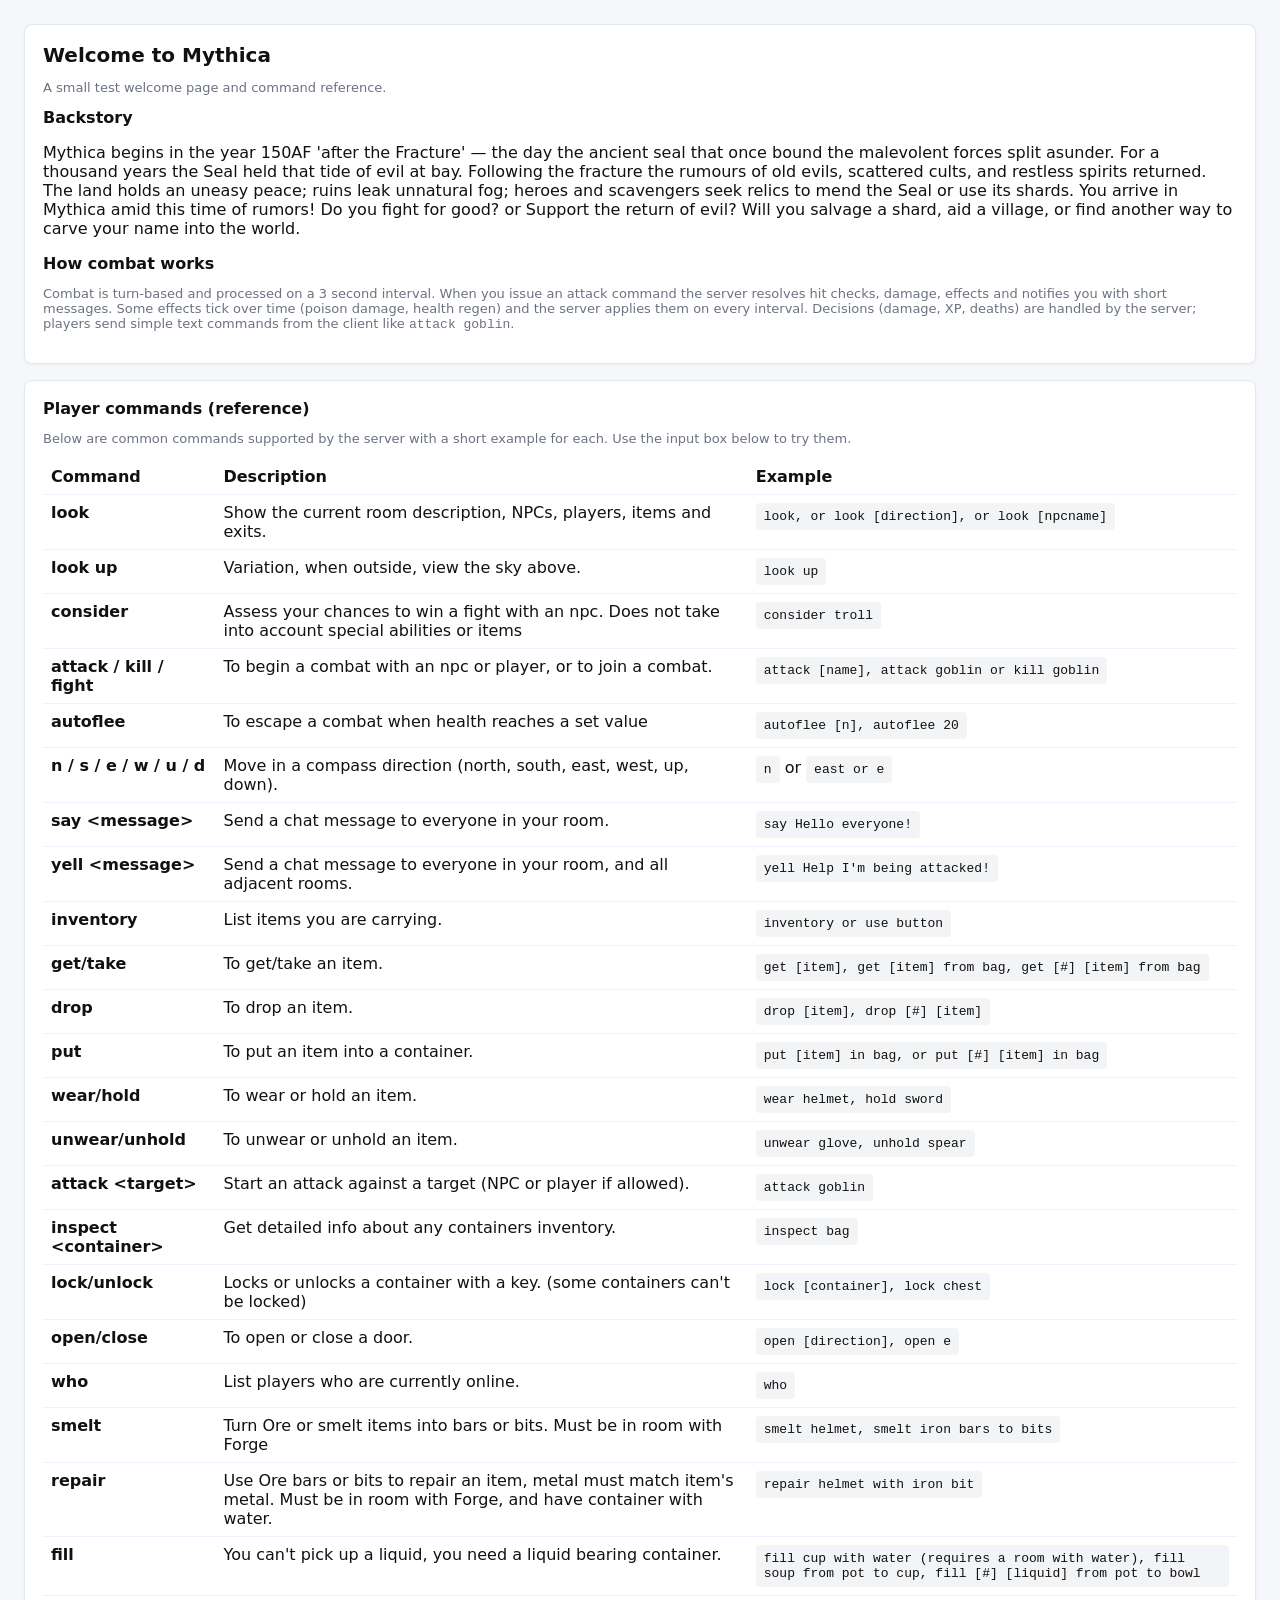
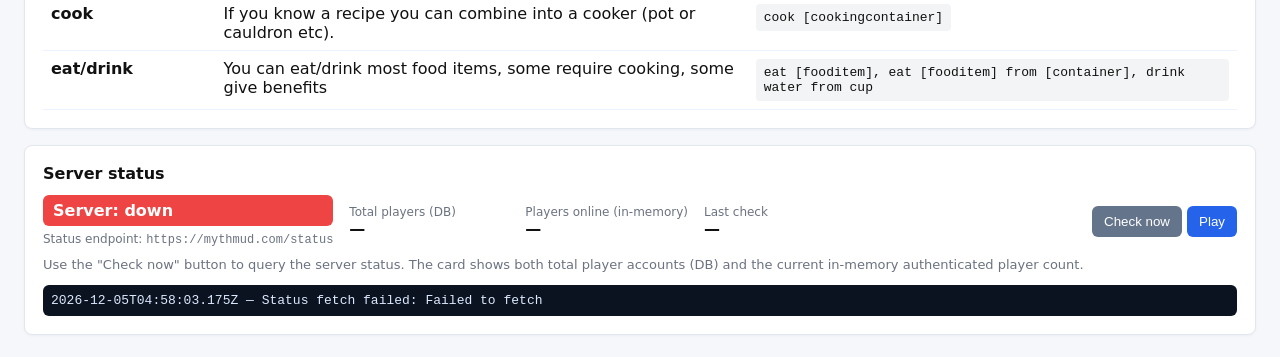
<file: MudServer/WebClient/welcome.html>
﻿<!doctype html>
<html lang="en">
<head>
    <meta charset="utf-8" />
    <meta name="viewport" content="width=device-width,initial-scale=1" />
    <title>Mythica — Welcome</title>
    <style>
        body {
            font-family: system-ui, -apple-system, "Segoe UI", Roboto, "Helvetica Neue", Arial;
            margin: 24px;
            color: #111;
            background: #f6f7fb;
        }

        .card {
            background: #fff;
            border: 1px solid #e2e6ef;
            border-radius: 8px;
            padding: 18px;
            margin-bottom: 16px;
            box-shadow: 0 1px 3px rgba(16,24,40,0.04);
        }

        h1 {
            margin: 0 0 8px 0;
            font-size: 20px;
        }

        h2 {
            margin: 0 0 12px 0;
            font-size: 16px;
        }

        pre {
            background: #0b1220;
            color: #dbeafe;
            padding: 10px;
            border-radius: 6px;
            overflow: auto;
        }

        table {
            width: 100%;
            border-collapse: collapse;
            margin-top: 8px;
        }

        th, td {
            text-align: left;
            padding: 8px;
            border-bottom: 1px solid #eef2ff;
            vertical-align: top;
        }

        .muted {
            color: #6b7280;
            font-size: 13px;
        }

        .example {
            font-family: monospace;
            background: #f3f4f6;
            padding: 6px 8px;
            border-radius: 4px;
            display: inline-block;
        }

        .controls {
            display: flex;
            gap: 8px;
            margin-top: 8px;
        }

        input[type="text"] {
            flex: 1;
            padding: 8px;
            border: 1px solid #e6eefc;
            border-radius: 6px;
        }

        button {
            padding: 8px 12px;
            border-radius: 6px;
            border: 0;
            background: #2563eb;
            color: #fff;
            cursor: pointer;
        }

            button.secondary {
                background: #64748b;
            }

        .log {
            max-height: 160px;
            overflow: auto;
            background: #0b1220;
            color: #dbeafe;
            padding: 8px;
            border-radius: 6px;
            margin-top: 8px;
            font-family: monospace;
            font-size: 13px;
        }

        .status-row {
            display: flex;
            gap: 16px;
            align-items: center;
            flex-wrap: wrap;
        }

        .status-badge {
            padding: 6px 10px;
            border-radius: 6px;
            color: #fff;
            font-weight: 600;
        }

        .up {
            background: #16a34a;
        }

        .down {
            background: #ef4444;
        }

        .warn {
            background: #f59e0b;
            color: #111;
        }

        .small-muted {
            font-size: 12px;
            color: #6b7280;
        }
    </style>
</head>
<body>
    
    <div class="card">
        <h1><b>Welcome to Mythica</b></h1>
        <p class="muted">A small test welcome page and command reference.</p>

        <h2>Backstory</h2>
        <p>
            Mythica begins in the year 150AF 'after the Fracture' — the day the ancient seal that once bound the malevolent forces split asunder.
            For a thousand years the Seal held that tide of evil at bay. Following the fracture the rumours of old evils,
            scattered cults, and restless spirits returned. The land holds an uneasy peace; ruins leak unnatural fog; heroes and scavengers seek
            relics to mend the Seal or use its shards. You arrive in Mythica amid this time of rumors! Do you fight for good? or Support the return
            of evil? Will you salvage a shard, aid a village, or find another way to carve your name into the world.
        </p>

        <h2>How combat works</h2>
        <p class="muted">
            Combat is turn‑based and processed on a 3 second interval. When you issue an attack command the server resolves hit checks,
            damage, effects and notifies you with short messages. Some effects tick over time (poison damage, health regen) and the server applies
            them on every interval. Decisions (damage, XP, deaths) are handled by the server; players send simple text commands from the client like
            <code>attack goblin</code>.
        </p>
    </div>

    <div class="card">
        <h2>Player commands (reference)</h2>
        <p class="muted">Below are common commands supported by the server with a short example for each. Use the input box below to try them.</p>

        <table>
            <thead>
                <tr><th>Command</th><th>Description</th><th>Example</th></tr>
            </thead>
            <tbody>
                <tr>
                    <td><strong>look</strong></td>
                    <td>Show the current room description, NPCs, players, items and exits.</td>
                    <td><span class="example">look, or look [direction], or look [npcname]</span></td>
                </tr>
                <tr>
                    <td><strong>look up</strong></td>
                    <td>Variation, when outside, view the sky above.</td>
                    <td><span class="example">look up</span></td>
                </tr>
                <tr>
                    <td><strong>consider</strong></td>
                    <td>Assess your chances to win a fight with an npc. Does not take into account special abilities or items</td>
                    <td><span class="example">consider troll</span></td>
                </tr>
                <tr>
                    <td><strong>attack / kill / fight</strong></td>
                    <td>To begin a combat with an npc or player, or to join a combat.</td>
                    <td><span class="example">attack [name], attack goblin or kill goblin</span></td>
                </tr>
                <tr>
                    <td><strong>autoflee</strong></td>
                    <td>To escape a combat when health reaches a set value</td>
                    <td><span class="example">autoflee [n], autoflee 20</span></td>
                </tr>
                <tr>
                    <td><strong>n / s / e / w / u / d </strong></td>
                    <td>Move in a compass direction (north, south, east, west, up, down).</td>
                    <td><span class="example">n</span> or <span class="example">east or e</span></td>
                </tr>
                <tr>
                    <td><strong>say &lt;message&gt;</strong></td>
                    <td>Send a chat message to everyone in your room.</td>
                    <td><span class="example">say Hello everyone!</span></td>
                </tr>
                <tr>
                    <td><strong>yell &lt;message&gt;</strong></td>
                    <td>Send a chat message to everyone in your room, and all adjacent rooms.</td>
                    <td><span class="example">yell Help I'm being attacked!</span></td>
                </tr>
                <tr>
                    <td><strong>inventory</strong></td>
                    <td>List items you are carrying.</td>
                    <td><span class="example">inventory or use button</span></td>
                </tr>
                <tr>
                    <td><strong>get/take</strong></td>
                    <td>To get/take an item.</td>
                    <td><span class="example">get [item], get [item] from bag, get [#] [item] from bag</span></td>
                </tr>
                <tr>
                    <td><strong>drop</strong></td>
                    <td>To drop an item.</td>
                    <td><span class="example">drop [item], drop [#] [item]</span></td>
                </tr>
                <tr>
                    <td><strong>put</strong></td>
                    <td>To put an item into a container.</td>
                    <td><span class="example">put [item] in bag, or put [#] [item] in bag</span></td>
                </tr>
                <tr>
                    <td><strong>wear/hold</strong></td>
                    <td>To wear or hold an item.</td>
                    <td><span class="example">wear helmet, hold sword</span></td>
                </tr>
                <tr>
                    <td><strong>unwear/unhold</strong></td>
                    <td>To unwear or unhold an item.</td>
                    <td><span class="example">unwear glove, unhold spear</span></td>
                </tr>
                <tr>
                    <td><strong>attack &lt;target&gt;</strong></td>
                    <td>Start an attack against a target (NPC or player if allowed).</td>
                    <td><span class="example">attack goblin</span></td>
                </tr>
                <tr>
                    <td><strong>inspect &lt;container&gt;</strong></td>
                    <td>Get detailed info about any containers inventory.</td>
                    <td><span class="example">inspect bag</span></td>
                </tr>
                <tr>
                    <td><strong>lock/unlock</strong></td>
                    <td>Locks or unlocks a container with a key. (some containers can't be locked)</td>
                    <td><span class="example">lock [container], lock chest</span></td>
                </tr>
                <tr>
                    <td><strong>open/close</strong></td>
                    <td>To open or close a door.</td>
                    <td><span class="example">open [direction], open e</span></td>
                </tr>
                <tr>
                    <td><strong>who</strong></td>
                    <td>List players who are currently online.</td>
                    <td><span class="example">who</span></td>
                </tr>
                <tr>
                    <td><strong>smelt</strong></td>
                    <td>Turn Ore or smelt items into bars or bits. Must be in room with Forge</td>
                    <td><span class="example">smelt helmet, smelt iron bars to bits</span></td>
                </tr>
                <tr>
                    <td><strong>repair</strong></td>
                    <td>Use Ore bars or bits to repair an item, metal must match item's metal. Must be in room with Forge, and have container with water.</td>
                    <td><span class="example">repair helmet with iron bit</span></td>
                </tr>
                <tr>
                    <td><strong>fill</strong></td>
                    <td>You can't pick up a liquid, you need a liquid bearing container.</td>
                    <td><span class="example">fill cup with water (requires a room with water), fill soup from pot to cup, fill [#] [liquid] from pot to bowl</span></td>
                </tr>
                <tr>
                    <td><strong>cook</strong></td>
                    <td>If you know a recipe you can combine into a cooker (pot or cauldron etc).</td>
                    <td><span class="example">cook [cookingcontainer]</span></td>
                </tr>
                <tr>
                    <td><strong>eat/drink</strong></td>
                    <td>You can eat/drink most food items, some require cooking, some give benefits</td>
                    <td><span class="example">eat [fooditem], eat [fooditem] from [container], drink water from cup</span></td>
                </tr>
            </tbody>
        </table>
    </div>

    <div class="card" id="serverStatusCard">
        <h2>Server status</h2>
        <div class="status-row">
            <div>
                <div id="serverBadge" class="status-badge down">Server: unknown</div>
                <div class="small-muted" style="margin-top:6px">Status endpoint: <code id="statusHost">/status</code></div>
            </div>
            <div style="min-width:160px">
                <div class="small-muted">Total players (DB)</div>
                <div id="totalPlayers" style="font-weight:700">—</div>
            </div>
            <div style="min-width:160px">
                <div class="small-muted">Players online (in-memory)</div>
                <div id="playersOnline" style="font-weight:700">—</div>
            </div>
            <div style="min-width:220px">
                <div class="small-muted">Last check</div>
                <div id="lastCheck" style="font-weight:700">—</div>
            </div>
            <div style="margin-left:auto">
                <button id="checkNow" class="secondary">Check now</button>
                <button id="playBtn">Play</button>
            </div>
        </div>

        <p class="muted" style="margin-top:10px">
            Use the "Check now" button to query the server status. The card shows both total player accounts (DB)
            and the current in‑memory authenticated player count.
        </p>

        <div id="statusLog" class="log" aria-live="polite"></div>
    </div>
    <script src='webaudio-tinysynth.min.js'></script>
    <script>
        (function () {
            // Use same-origin relative path so the page always queries the server that served it.
            const statusPath = 'https://mythmud.com/status';
	    const playPath = 'https://mythmud.com';
	    document.getElementById('statusHost').textContent = statusPath;

            const serverBadge = document.getElementById('serverBadge');
            const totalPlayersEl = document.getElementById('totalPlayers');
            const playersOnlineEl = document.getElementById('playersOnline');
            const lastCheckEl = document.getElementById('lastCheck');
            const statusLog = document.getElementById('statusLog');
            const checkNowBtn = document.getElementById('checkNow');
            const playBtn = document.getElementById('playBtn');
            synth = new WebAudioTinySynth();
            console.log('Synth object properties:', Object.keys(synth));
            console.log('Synth object:', synth);

            async function loadAndPlayMidi(filename) {
                try {
                    logStatus(`Loading MIDI: ${filename}`);

                    const response = await fetch(filename);
                    if (!response.ok) {
                        throw new Error(`HTTP ${response.status} - File not found`);
                    }

                    const arrayBuffer = await response.arrayBuffer();
                    const midiData = new Uint8Array(arrayBuffer);

                    logStatus(`MIDI loaded (${midiData.length} bytes), starting playback...`);

                    synth.loadMIDI(midiData);

                    // WebAudioTinySynth might auto-play, or you might need to call playMIDI()
                    if (typeof synth.playMIDI === 'function') {
                        synth.playMIDI();
                        logStatus('Playback started');
                    } else {
                        logStatus('MIDI loaded (auto-playing)');
                    }

                } catch (err) {
                    console.error('MIDI Error:', err);
                    logStatus('ERROR: ' + err.message);
                }
            }

            
            function logStatus(s) {
                const d = document.createElement('div');
                d.textContent = `${new Date().toISOString()} — ${s}`;
                statusLog.appendChild(d);
                statusLog.scrollTop = statusLog.scrollHeight;
            }

            async function fetchStatus(timeoutMs = 3000) {
                const controller = new AbortController();
                const id = setTimeout(() => controller.abort(), timeoutMs);

                try {
                    updateBadgeChecking();
                    totalPlayersEl.textContent = '—';
                    playersOnlineEl.textContent = '—';

                    const resp = await fetch(statusPath, { signal: controller.signal, cache: 'no-store', mode: 'cors' });
                    clearTimeout(id);

                    if (!resp.ok) {
                        updateBadgeDown();
                        logStatus(`HTTP ${resp.status} ${resp.statusText}`);
                        return;
                    }

                    const data = await resp.json();

                    // totalPlayers: integer or -1 when unknown
                    if (typeof data.totalPlayers === 'number' && data.totalPlayers >= 0) {
                        totalPlayersEl.textContent = String(data.totalPlayers);
                    } else {
                        totalPlayersEl.textContent = 'unknown';
                    }

                    // playersOnline: in-memory authenticated players
                    if (typeof data.playersOnline === 'number') {
                        playersOnlineEl.textContent = String(data.playersOnline);
                    } else {
                        playersOnlineEl.textContent = 'unknown';
                    }

                    lastCheckEl.textContent = new Date().toLocaleString();
                    updateBadgeUp();
                    logStatus('Status fetched successfully.');
                } catch (err) {
                    clearTimeout(id);
                    updateBadgeDown();
                    if (err.name === 'AbortError') {
                        logStatus('Status request timed out.');
                    } else {
                        logStatus('Status fetch failed: ' + (err.message || String(err)));
                    }
                }
            }

            function updateBadgeUp() {
                serverBadge.className = 'status-badge up';
                serverBadge.textContent = 'Server: up';
            }
            function updateBadgeDown() {
                serverBadge.className = 'status-badge down';
                serverBadge.textContent = 'Server: down';
            }
            function updateBadgeChecking() {
                serverBadge.className = 'status-badge warn';
                serverBadge.textContent = 'Server: checking...';
            }

            checkNowBtn.addEventListener('click', async () => {
                logStatus('Manual check triggered.');

                // Fire both at the same time without waiting
                loadAndPlayMidi("u3shop.MID").catch(err => {
                    logStatus('MIDI load failed: ' + err.message);
                });

                fetchStatus();
            });

            // Navigate to the application root (index.html) when Play is clicked
            playBtn.addEventListener('click', () => {
                // Use location.origin so the scheme/host/port remain correct
                window.location.href = playPath;
            });

            // initial probe shortly after page load
            setTimeout(() => fetchStatus(), 250);
        })();
    </script>

</body>
</html>
</file>
<file: MudServer/WebClient/styles.css>
��: r o o t   {  
         - - b g :   # 0 f 1 7 2 0 ;  
         - - c a r d :   # 1 1 1 8 2 7 ;  
         - - m u t e d :   # 9 a a 4 b 2 ;  
         - - a c c e n t :   # 0 0 d 1 b 2 ;  
         - - a c c e n t - 2 :   # f f d 1 6 6 ;  
         - - d a n g e r :   # f f 6 b 6 b ;  
         - - g l a s s :   r g b a ( 2 5 5 , 2 5 5 , 2 5 5 , 0 . 0 3 ) ;  
         - - r a d i u s :   1 0 p x ;  
         - - m o n o :   u i - m o n o s p a c e ,   S F M o n o - R e g u l a r ,   M e n l o ,   m o n o s p a c e ;  
         - - u i :   I n t e r ,   s y s t e m - u i ,   - a p p l e - s y s t e m ,   " S e g o e   U I " ,   R o b o t o ,   " H e l v e t i c a   N e u e " ,   A r i a l ;  
         - - p a g e - t e x t - s c a l e :   0 . 8 5 ;  
 }  
  
 / *   R e s e t   /   b a s e   * /  
 *   {  
         b o x - s i z i n g :   b o r d e r - b o x ;  
 }  
  
 # r a i n - c a n v a s   {  
         p o s i t i o n :   a b s o l u t e ;  
         i n s e t :   0 ;   / *   t o p : 0 ;   r i g h t : 0 ;   b o t t o m : 0 ;   l e f t : 0   * /  
         w i d t h :   1 0 0 % ;  
         h e i g h t :   1 0 0 % ;  
         p o i n t e r - e v e n t s :   n o n e ;  
         z - i n d e x :   1 ;  
 }  
  
  
 h t m l ,   b o d y   {  
         h e i g h t :   1 0 0 % ;  
 }  
  
 b o d y   {  
         m a r g i n :   0 ;  
         f o n t - f a m i l y :   v a r ( - - u i ) ;  
         b a c k g r o u n d :   l i n e a r - g r a d i e n t ( 1 8 0 d e g , # 0 7 1 0 1 a   0 % ,   # 0 8 1 2 1 a   6 0 % ) ;  
         c o l o r :   # e 6 e e f 6 ;  
         d i s p l a y :   f l e x ;  
         a l i g n - i t e m s :   s t r e t c h ;  
         - w e b k i t - f o n t - s m o o t h i n g :   a n t i a l i a s e d ;  
         - m o z - o s x - f o n t - s m o o t h i n g :   g r a y s c a l e ;  
 }  
  
 / *   A p p   c o n t a i n e r   * /  
 # a p p   {  
         w i d t h :   1 0 0 % ;  
         m a x - w i d t h :   1 1 0 0 p x ;  
         m a r g i n :   2 0 p x   a u t o ;  
         d i s p l a y :   f l e x ;  
         f l e x - d i r e c t i o n :   c o l u m n ;  
         g a p :   1 2 p x ;  
         p a d d i n g :   1 2 p x ;  
 }  
  
 / *   T o p   b a r   * /  
 . t o p b a r   {  
         p o s i t i o n :   r e l a t i v e ;  
         d i s p l a y :   f l e x ;  
         j u s t i f y - c o n t e n t :   s p a c e - b e t w e e n ;  
         a l i g n - i t e m s :   c e n t e r ;  
         b a c k g r o u n d :   v a r ( - - g l a s s ) ;  
         p a d d i n g :   1 2 p x   1 6 p x ;  
         b o r d e r - r a d i u s :   v a r ( - - r a d i u s ) ;  
         b o r d e r :   1 p x   s o l i d   r g b a ( 2 5 5 , 2 5 5 , 2 5 5 , 0 . 0 4 ) ;  
         o v e r f l o w :   h i d d e n ;  
 }  
  
         . t o p b a r   . t i t l e   {  
                 f o n t - w e i g h t :   7 0 0 ;  
                 f o n t - s i z e :   c a l c ( v a r ( - - p a g e - t e x t - s c a l e )   *   1 . 0 5 r e m ) ;  
                 c o l o r :   v a r ( - - a c c e n t - 2 ) ;  
         }  
  
 . s t a t u s   {  
         d i s p l a y :   f l e x ;  
         g a p :   1 2 p x ;  
         a l i g n - i t e m s :   c e n t e r ;  
 }  
  
 . s t a t u s - i t e m   {  
         f o n t - s i z e :   c a l c ( v a r ( - - p a g e - t e x t - s c a l e )   *   0 . 9 5 r e m ) ;  
         c o l o r :   v a r ( - - m u t e d ) ;  
 }  
  
         . s t a t u s - i t e m   s t r o n g   {  
                 c o l o r :   # f f f ;  
         }  
  
 / *   I n v e n t o r y   b u t t o n   i n   t o p b a r   * /  
 . i n v - b u t t o n   {  
         m a r g i n - l e f t :   1 2 p x ;  
         p a d d i n g :   6 p x   1 0 p x ;  
         b o r d e r - r a d i u s :   8 p x ;  
         b a c k g r o u n d :   r g b a ( 2 5 5 , 2 5 5 , 2 5 5 , 0 . 0 3 ) ;  
         c o l o r :   v a r ( - - m u t e d ) ;  
         b o r d e r :   1 p x   s o l i d   r g b a ( 2 5 5 , 2 5 5 , 2 5 5 , 0 . 0 4 ) ;  
         c u r s o r :   p o i n t e r ;  
         f o n t - w e i g h t :   6 0 0 ;  
 }  
  
         . i n v - b u t t o n : h o v e r   {  
                 c o l o r :   # f f f ;  
                 b o r d e r - c o l o r :   r g b a ( 2 5 5 , 2 5 5 , 2 5 5 , 0 . 0 8 ) ;  
         }  
  
 / *   M a i n   a r e a   * /  
 . m a i n   {  
         d i s p l a y :   g r i d ;  
         g r i d - t e m p l a t e - c o l u m n s :   1 f r   3 8 0 p x ;  
         g a p :   1 2 p x ;  
         a l i g n - i t e m s :   s t a r t ;  
 }  
  
 @ m e d i a   ( m a x - w i d t h : 9 0 0 p x )   {  
         . m a i n   {  
                 g r i d - t e m p l a t e - c o l u m n s :   1 f r ;  
         }  
 }  
  
 / *   C r i t i c a l   h i t   s t y l i n g      k e e p   c o m p a c t   a n d   s e m a n t i c   * /  
 . m s g - c r i t - s e l f   {   / *   y o u   s c o r e d   a   c r i t i c a l   ( g r e e n )   * /  
         c o l o r :   # 2 e c c 7 1 ;   / *   v i v i d   g r e e n   * /  
         f o n t - w e i g h t :   7 0 0 ;  
         t e x t - s h a d o w :   0   1 p x   0   r g b a ( 0 , 0 , 0 , 0 . 1 5 ) ;  
 }  
  
 . m s g - c r i t - h i t   {   / *   s c o r e s   a   c r i t i c a l   h i t   o n   y o u   ( r e d )   * /  
         c o l o r :   # e 7 4 c 3 c ;   / *   v i v i d   r e d   * /  
         f o n t - w e i g h t :   7 0 0 ;  
         t e x t - s h a d o w :   0   1 p x   0   r g b a ( 0 , 0 , 0 , 0 . 1 5 ) ;  
 }  
  
 / *   C a r d s   * /  
 . c a r d   {  
         b a c k g r o u n d :   l i n e a r - g r a d i e n t ( 1 8 0 d e g ,   r g b a ( 2 5 5 , 2 5 5 , 2 5 5 , 0 . 0 2 ) ,   r g b a ( 2 5 5 , 2 5 5 , 2 5 5 , 0 . 0 1 ) ) ;  
         b o r d e r - r a d i u s :   1 2 p x ;  
         p a d d i n g :   1 4 p x ;  
         b o x - s h a d o w :   0   6 p x   1 8 p x   r g b a ( 1 0 , 2 0 , 3 0 , 0 . 4 ) ;  
         b o r d e r :   1 p x   s o l i d   r g b a ( 2 5 5 , 2 5 5 , 2 5 5 , 0 . 0 3 ) ;  
 }  
  
 / *   R o o m   * /  
 . r o o m   h 2   {  
         m a r g i n :   0   0   6 p x   0 ;  
         c o l o r :   v a r ( - - a c c e n t ) ;  
 }  
  
 . r o o m   . m u t e d   {  
         c o l o r :   v a r ( - - m u t e d ) ;  
         m a r g i n :   0   0   8 p x   0 ;  
 }  
  
 . m e t a - r o w   {  
         d i s p l a y :   f l e x ;  
         g a p :   1 2 p x ;  
         a l i g n - i t e m s :   c e n t e r ;  
         f l e x - w r a p :   w r a p ;  
         m a r g i n - t o p :   8 p x ;  
 }  
  
 . b a d g e - r o w   {  
         d i s p l a y :   i n l i n e - f l e x ;  
         g a p :   6 p x ;  
         m a r g i n - l e f t :   8 p x ;  
 }  
  
 . b a d g e   {  
         d i s p l a y :   i n l i n e - b l o c k ;  
         p a d d i n g :   6 p x   8 p x ;  
         b o r d e r - r a d i u s :   9 9 9 p x ;  
         f o n t - s i z e :   c a l c ( v a r ( - - p a g e - t e x t - s c a l e )   *   0 . 8 5 r e m ) ;  
         / *   n e u t r a l   d e f a u l t   b a d g e   b a c k g r o u n d   k e p t   s u b t l e   * /  
         b a c k g r o u n d :   r g b a ( 2 5 5 , 2 5 5 , 2 5 5 , 0 . 0 2 ) ;  
         c o l o r :   v a r ( - - m u t e d ) ;  
         b o r d e r :   1 p x   s o l i d   r g b a ( 2 5 5 , 2 5 5 , 2 5 5 , 0 . 0 3 ) ;  
         / *   E n s u r e   c h i l d   b a d g e s   ( l i k e   . d o o r - b a d g e )   a r e   n o t   c l i p p e d   w h e n   s p a c e   i s   c o n s t r a i n e d .  
               T h i s   p r e s e r v e s   a p p e n d e d   d o o r   m a r k e r s   e v e n   w h e n   t h e   b a d g e   l a b e l   i s   s h o r t   o r   e l l i p s i z e d .   * /  
         w h i t e - s p a c e :   n o w r a p ;  
         o v e r f l o w :   v i s i b l e ;  
         t e x t - o v e r f l o w :   c l i p ;  
 }  
  
 / *   K e e p   e x i t s   h i g h l i g h t e d   * /  
 . e x i t   {  
         b a c k g r o u n d :   r g b a ( 0 , 2 0 9 , 1 7 8 , 0 . 0 8 ) ;  
         c o l o r :   v a r ( - - a c c e n t ) ;  
         b o r d e r :   1 p x   s o l i d   r g b a ( 0 , 2 0 9 , 1 7 8 , 0 . 0 8 ) ;  
 }  
  
 / *   D o o r   b a d g e   s t y l e s   * /  
 . d o o r - b a d g e   {  
         d i s p l a y :   i n l i n e - b l o c k ;  
         m a r g i n - l e f t :   8 p x ;  
         p a d d i n g :   3 p x   8 p x ;  
         b o r d e r - r a d i u s :   8 p x ;  
         f o n t - s i z e :   c a l c ( v a r ( - - p a g e - t e x t - s c a l e )   *   0 . 7 5 r e m ) ;  
         f o n t - w e i g h t :   7 0 0 ;  
         c o l o r :   # 0 8 2 0 1 8 ;  
         / *   e n s u r e   d o o r   b a d g e   s i t s   v i s u a l l y   a b o v e   o t h e r   e l e m e n t s   i f   o v e r l a p p i n g   * /  
         p o s i t i o n :   r e l a t i v e ;  
         z - i n d e x :   1 ;  
 }  
  
 / *   N P C   a s l e e p   m a r k e r :   b r i g h t   w h i t e   a n d   p r o m i n e n t   * /  
 . b a d g e   . s t a t e - a s l e e p   {  
         c o l o r :   # f f f f f f ;  
         f o n t - w e i g h t :   7 0 0 ;  
         m a r g i n - l e f t :   4 p x ;  
 }  
  
 / *   S t a t e   c o l o r s   * /  
 . d o o r - o p e n   {  
         b a c k g r o u n d :   # a 5 d 6 a 7 ;   / *   p a l e   g r e e n   * /  
         c o l o r :   # 0 b 3 d 1 8 ;  
 }  
  
 . d o o r - c l o s e d   {  
         b a c k g r o u n d :   # f f d 8 a 8 ;   / *   p a l e   o r a n g e   * /  
         c o l o r :   # 4 a 2 a 0 0 ;  
 }  
  
 . d o o r - l o c k e d   {  
         b a c k g r o u n d :   # c e 9 3 d 8 ;   / *   p a l e   p u r p l e   * /  
         c o l o r :   # 2 a 0 0 4 0 ;  
 }  
  
 . d o o r - b r o k e n   {  
         b a c k g r o u n d :   # e f 9 a 9 a ;   / *   p a l e   r e d   * /  
         c o l o r :   # 4 a 0 b 0 b ;  
 }  
  
 . i t e m   {  
         b a c k g r o u n d :   r g b a ( 2 5 5 , 2 0 9 , 1 0 2 , 0 . 0 6 ) ;  
         c o l o r :   v a r ( - - a c c e n t - 2 ) ;  
         b o r d e r :   1 p x   s o l i d   r g b a ( 2 5 5 , 2 0 9 , 1 0 2 , 0 . 0 6 ) ;  
 }  
  
 / *   L o g   * /  
 . l o g   {  
         h e i g h t :   4 6 0 p x ;  
         o v e r f l o w :   h i d d e n ;  
         d i s p l a y :   f l e x ;  
         f l e x - d i r e c t i o n :   c o l u m n ;  
         p a d d i n g :   0 ;  
 }  
  
 . l o g p a n e   {  
         f l e x :   1 ;  
         o v e r f l o w :   a u t o ;  
         p a d d i n g :   1 2 p x ;  
         f o n t - f a m i l y :   v a r ( - - m o n o ) ;  
         f o n t - s i z e :   c a l c ( v a r ( - - p a g e - t e x t - s c a l e )   *   0 . 9 5 r e m ) ;  
 }  
  
 . l o g - l i n e   {  
         p a d d i n g :   6 p x   8 p x ;  
         b o r d e r - r a d i u s :   6 p x ;  
         m a r g i n - b o t t o m :   6 p x ;  
         w o r d - b r e a k :   b r e a k - w o r d ;  
 }  
  
         . l o g - l i n e . s y s t e m   {  
                 c o l o r :   v a r ( - - m u t e d ) ;  
                 b a c k g r o u n d :   t r a n s p a r e n t ;  
                 w h i t e - s p a c e :   p r e - w r a p ;  
                 w o r d - w r a p :   b r e a k - w o r d ;  
         }  
  
         . l o g - l i n e . i n f o   {  
                 c o l o r :   # d 9 f 7 e e ;  
         }  
  
         . l o g - l i n e . c h a t   {  
                 c o l o r :   # f f f ;  
                 b a c k g r o u n d :   r g b a ( 2 5 5 , 2 5 5 , 2 5 5 , 0 . 0 2 ) ;  
         }  
  
         . l o g - l i n e . y o u   {  
                 c o l o r :   v a r ( - - a c c e n t - 2 ) ;  
                 t e x t - a l i g n :   r i g h t ;  
         }  
  
         . l o g - l i n e . e r r o r   {  
                 c o l o r :   v a r ( - - d a n g e r ) ;  
         }  
  
 / *   I n p u t   b a r   * /  
 . i n p u t b a r   {  
         d i s p l a y :   f l e x ;  
         g a p :   1 2 p x ;  
         a l i g n - i t e m s :   c e n t e r ;  
         p a d d i n g :   8 p x ;  
 }  
  
 . q u i c k   {  
         d i s p l a y :   f l e x ;  
         g a p :   6 p x ;  
         f l e x - w r a p :   w r a p ;  
 }  
  
         . q u i c k   b u t t o n   {  
                 b a c k g r o u n d :   t r a n s p a r e n t ;  
                 b o r d e r :   1 p x   s o l i d   r g b a ( 2 5 5 , 2 5 5 , 2 5 5 , 0 . 0 4 ) ;  
                 c o l o r :   v a r ( - - m u t e d ) ;  
                 p a d d i n g :   8 p x   1 0 p x ;  
                 b o r d e r - r a d i u s :   8 p x ;  
                 c u r s o r :   p o i n t e r ;  
                 f o n t - w e i g h t :   6 0 0 ;  
         }  
  
                 . q u i c k   b u t t o n : h o v e r   {  
                         b o r d e r - c o l o r :   r g b a ( 2 5 5 , 2 5 5 , 2 5 5 , 0 . 0 8 ) ;  
                         c o l o r :   # f f f ;  
                 }  
  
 . c m d   {  
         f l e x :   1 ;  
         d i s p l a y :   f l e x ;  
         g a p :   8 p x ;  
 }  
  
         . c m d   i n p u t   {  
                 f l e x :   1 ;  
                 p a d d i n g :   1 0 p x   1 2 p x ;  
                 b o r d e r - r a d i u s :   1 0 p x ;  
                 b o r d e r :   1 p x   s o l i d   r g b a ( 2 5 5 , 2 5 5 , 2 5 5 , 0 . 0 4 ) ;  
                 b a c k g r o u n d :   r g b a ( 2 5 5 , 2 5 5 , 2 5 5 , 0 . 0 2 ) ;  
                 c o l o r :   # f f f ;  
         }  
  
         . c m d   b u t t o n   {  
                 p a d d i n g :   1 0 p x   1 4 p x ;  
                 b o r d e r - r a d i u s :   1 0 p x ;  
                 b o r d e r :   n o n e ;  
                 b a c k g r o u n d :   v a r ( - - a c c e n t ) ;  
                 c o l o r :   # 0 4 2 2 2 6 ;  
                 f o n t - w e i g h t :   7 0 0 ;  
                 c u r s o r :   p o i n t e r ;  
         }  
  
 / *   I n v e n t o r y   m o d a l   s t y l e s   * /  
 . m o d a l - b a c k d r o p   {  
         p o s i t i o n :   f i x e d ;  
         i n s e t :   0 ;  
         d i s p l a y :   f l e x ;  
         a l i g n - i t e m s :   c e n t e r ;  
         j u s t i f y - c o n t e n t :   c e n t e r ;  
         b a c k g r o u n d :   r g b a ( 2 , 6 , 9 , 0 . 9 ) ;  
         z - i n d e x :   1 0 0 0 ;  
         p a d d i n g :   1 6 p x ;  
 }  
  
 . m o d a l   {  
         w i d t h :   m i n ( 9 6 0 p x ,   9 6 % ) ;  
         m a x - h e i g h t :   8 0 v h ;  
         o v e r f l o w :   a u t o ;  
         b a c k g r o u n d :   l i n e a r - g r a d i e n t ( 1 8 0 d e g ,   r g b a ( 2 5 5 , 2 5 5 , 2 5 5 , 0 . 0 2 ) ,   r g b a ( 2 5 5 , 2 5 5 , 2 5 5 , 0 . 0 1 ) ) ;  
         b o r d e r - r a d i u s :   1 2 p x ;  
         p a d d i n g :   1 2 p x ;  
         b o x - s h a d o w :   0   1 8 p x   4 0 p x   r g b a ( 2 , 6 , 1 0 , 0 . 6 ) ;  
         b o r d e r :   1 p x   s o l i d   r g b a ( 2 5 5 , 2 5 5 , 2 5 5 , 0 . 0 4 ) ;  
         c o l o r :   # e 6 e e f 6 ;  
 }  
  
 . m o d a l - h e a d e r   {  
         d i s p l a y :   f l e x ;  
         j u s t i f y - c o n t e n t :   s p a c e - b e t w e e n ;  
         a l i g n - i t e m s :   c e n t e r ;  
         p a d d i n g :   6 p x   8 p x ;  
 }  
  
         . m o d a l - h e a d e r   h 3   {  
                 m a r g i n :   0 ;  
                 c o l o r :   v a r ( - - a c c e n t ) ;  
         }  
  
 . m o d a l - f o o t e r   {  
         d i s p l a y :   f l e x ;  
         j u s t i f y - c o n t e n t :   f l e x - e n d ;  
         g a p :   8 p x ;  
         p a d d i n g :   8 p x ;  
 }  
  
 . c l o s e   {  
         b a c k g r o u n d :   t r a n s p a r e n t ;  
         b o r d e r :   n o n e ;  
         f o n t - s i z e :   c a l c ( v a r ( - - p a g e - t e x t - s c a l e )   *   1 . 2 5 r e m ) ;  
         c o l o r :   v a r ( - - m u t e d ) ;  
         c u r s o r :   p o i n t e r ;  
 }  
  
 / *   I n v e n t o r y   t a b l e   * /  
 . i n v - t a b l e   {  
         w i d t h :   1 0 0 % ;  
         b o r d e r - c o l l a p s e :   c o l l a p s e ;  
         m a r g i n - t o p :   8 p x ;  
 }  
  
         . i n v - t a b l e   t h ,   . i n v - t a b l e   t d   {  
                 t e x t - a l i g n :   l e f t ;  
                 p a d d i n g :   8 p x ;  
                 b o r d e r - b o t t o m :   1 p x   s o l i d   r g b a ( 2 5 5 , 2 5 5 , 2 5 5 , 0 . 0 3 ) ;  
                 f o n t - s i z e :   c a l c ( v a r ( - - p a g e - t e x t - s c a l e )   *   0 . 8 5 r e m ) ;   / *   r e d u c e d   b y   o n e   s t e p   t o   f i t   w i d t h   * /  
         }  
  
         . i n v - t a b l e   t h e a d   t h   {  
                 c o l o r :   v a r ( - - m u t e d ) ;  
                 f o n t - w e i g h t :   6 0 0 ;  
         }  
  
         . i n v - t a b l e   t b o d y   t r : n t h - c h i l d ( e v e n )   {  
                 b a c k g r o u n d :   r g b a ( 2 5 5 , 2 5 5 , 2 5 5 , 0 . 0 1 ) ;  
         }  
  
         / *   E m p h a s i z e   w o r n / h e l d   s t a t u s   t e x t   * /  
         . i n v - t a b l e   t d : l a s t - c h i l d   {  
                 c o l o r :   v a r ( - - a c c e n t - 2 ) ;  
                 f o n t - w e i g h t :   6 0 0 ;  
         }  
  
 @ m e d i a   ( m a x - w i d t h : 7 0 0 p x )   {  
         / *   K e e p   S t a t u s   c o l u m n   v i s i b l e   o n   m o b i l e ;   h i d e   o t h e r   l e s s   i m p o r t a n t   i f   n e e d e d  
               U p d a t e d   t o   h i d e   C a t e g o r y ,   D e s c r i p t o r ,   M a t e r i a l   a n d   S h o r t   D e s c r i p t i o n   ( c o l u m n s   4 . . 7 )   * /  
         . i n v - t a b l e   t h : n t h - c h i l d ( 4 ) ,   . i n v - t a b l e   t d : n t h - c h i l d ( 4 ) ,  
         . i n v - t a b l e   t h : n t h - c h i l d ( 5 ) ,   . i n v - t a b l e   t d : n t h - c h i l d ( 5 ) ,  
         . i n v - t a b l e   t h : n t h - c h i l d ( 6 ) ,   . i n v - t a b l e   t d : n t h - c h i l d ( 6 ) ,  
         . i n v - t a b l e   t h : n t h - c h i l d ( 7 ) ,   . i n v - t a b l e   t d : n t h - c h i l d ( 7 )   {  
                 d i s p l a y :   n o n e ;  
         }  
         / *   S t a t u s   i s   t h e   8 t h   c o l u m n ;   k e e p   i t   * /  
 }  
  
 # i n v E m p t y   {  
         p a d d i n g :   1 2 p x ;  
         c o l o r :   v a r ( - - m u t e d ) ;  
 }  
  
 / *   R e s p o n s i v e :   h i d e   l e s s - i m p o r t a n t   c o l u m n s   o n   s m a l l   s c r e e n s   * /  
 @ m e d i a   ( m a x - w i d t h : 7 0 0 p x )   {  
         . i n v - t a b l e   t h : n t h - c h i l d ( 4 ) ,   . i n v - t a b l e   t d : n t h - c h i l d ( 4 ) ,  
         . i n v - t a b l e   t h : n t h - c h i l d ( 5 ) ,   . i n v - t a b l e   t d : n t h - c h i l d ( 5 ) ,  
         . i n v - t a b l e   t h : n t h - c h i l d ( 6 ) ,   . i n v - t a b l e   t d : n t h - c h i l d ( 6 ) ,  
         . i n v - t a b l e   t h : n t h - c h i l d ( 7 ) ,   . i n v - t a b l e   t d : n t h - c h i l d ( 7 )   {  
                 d i s p l a y :   n o n e ;  
         }  
  
         . m a i n   {  
                 g r i d - t e m p l a t e - c o l u m n s :   1 f r ;  
         }  
 }  
  
 / *   U t i l i t i e s   * /  
 . h i d d e n   {  
         d i s p l a y :   n o n e   ! i m p o r t a n t ;  
 }  
  
  
  
 / *   A u t h   M o d a l   -   N O   A N I M A T I O N S   * /  
 # a u t h M o d a l   {  
         d i s p l a y :   f l e x ;  
 }  
  
 . a u t h - b a c k d r o p   {  
         p o s i t i o n :   f i x e d ;  
         t o p :   0 ;  
         l e f t :   0 ;  
         w i d t h :   1 0 0 % ;  
         h e i g h t :   1 0 0 % ;  
         d i s p l a y :   f l e x ;  
         a l i g n - i t e m s :   c e n t e r ;  
         j u s t i f y - c o n t e n t :   c e n t e r ;  
         z - i n d e x :   1 0 0 0 0 ;  
         o v e r f l o w :   h i d d e n ;  
         b a c k g r o u n d - i m a g e :   u r l ( ' i n d e x i m a g e . p n g ' ) ;  
         b a c k g r o u n d - s i z e :   c o v e r ;  
         b a c k g r o u n d - p o s i t i o n :   c e n t e r ;  
         b a c k g r o u n d - r e p e a t :   n o - r e p e a t ;  
 }  
  
 . a u t h - b a c k g r o u n d   {  
         p o s i t i o n :   a b s o l u t e ;  
         t o p :   0 ;  
         l e f t :   0 ;  
         w i d t h :   1 0 0 % ;  
         h e i g h t :   1 0 0 % ;  
         b a c k g r o u n d - i m a g e :   u r l ( ' i n d e x i m a g e _ a s c i i . p n g ' ) ;  
         b a c k g r o u n d - s i z e :   c o v e r ;  
         b a c k g r o u n d - p o s i t i o n :   c e n t e r ;  
         b a c k g r o u n d - r e p e a t :   n o - r e p e a t ;  
         o p a c i t y :   0 ;  
         t r a n s i t i o n :   o p a c i t y   2 s   e a s e - i n ;  
 }  
  
         . a u t h - b a c k g r o u n d . s h o w   {  
                 o p a c i t y :   1 ;  
         }  
  
 . a u t h - c o n t a i n e r   {  
         p o s i t i o n :   r e l a t i v e ;  
         z - i n d e x :   1 0 0 1 ;  
         d i s p l a y :   f l e x ;  
         a l i g n - i t e m s :   c e n t e r ;  
         j u s t i f y - c o n t e n t :   c e n t e r ;  
         w i d t h :   1 0 0 % ;  
         h e i g h t :   1 0 0 % ;  
         p o i n t e r - e v e n t s :   a u t o ;  
 }  
  
 . a u t h - c o n t e n t   {  
         t e x t - a l i g n :   c e n t e r ;  
         d i s p l a y :   f l e x ;  
         f l e x - d i r e c t i o n :   c o l u m n ;  
         a l i g n - i t e m s :   c e n t e r ;  
         g a p :   2 r e m ;  
         p a d d i n g :   2 r e m ;  
         p o i n t e r - e v e n t s :   a u t o ;  
 }  
  
 . a u t h - h e a d i n g   {  
         f o n t - f a m i l y :   ' U s e R o m a n ' ,   s e r i f ;  
         f o n t - s i z e :   3 r e m ;  
         f o n t - w e i g h t :   b o l d ;  
         c o l o r :   # f f f ;  
         t e x t - s h a d o w :   3 p x   3 p x   1 2 p x   r g b a ( 0 ,   0 ,   0 ,   0 . 9 5 ) ,   2 p x   2 p x   4 p x   r g b a ( 0 ,   0 ,   0 ,   0 . 8 ) ;  
         m a r g i n :   0 ;  
         l e t t e r - s p a c i n g :   2 p x ;  
         l i n e - h e i g h t :   1 . 2 ;  
         z - i n d e x :   1 0 0 1 ;  
 }  
  
 . a u t h - b u t t o n s   {  
         d i s p l a y :   f l e x ;  
         f l e x - d i r e c t i o n :   c o l u m n ;  
         g a p :   1 r e m ;  
         m i n - w i d t h :   2 0 0 p x ;  
         z - i n d e x :   1 0 0 1 ;  
         p o i n t e r - e v e n t s :   a u t o ;  
 }  
  
 . a u t h - b t n   {  
         p a d d i n g :   0 . 7 5 r e m   2 r e m ;  
         f o n t - s i z e :   1 . 1 r e m ;  
         b o r d e r :   2 p x   s o l i d   r g b a ( 2 5 5 ,   2 5 5 ,   2 5 5 ,   0 . 6 ) ;  
         b a c k g r o u n d - c o l o r :   r g b a ( 0 ,   0 ,   0 ,   0 . 5 ) ;  
         c o l o r :   # f f f ;  
         c u r s o r :   p o i n t e r ;  
         t r a n s i t i o n :   a l l   0 . 3 s   e a s e ;  
         b o r d e r - r a d i u s :   4 p x ;  
         f o n t - f a m i l y :   ' S e g o e   U I ' ,   T a h o m a ,   G e n e v a ,   V e r d a n a ,   s a n s - s e r i f ;  
         t e x t - s h a d o w :   1 p x   1 p x   3 p x   r g b a ( 0 ,   0 ,   0 ,   0 . 6 ) ;  
         p o i n t e r - e v e n t s :   a u t o ;  
 }  
  
         . a u t h - b t n : h o v e r   {  
                 b a c k g r o u n d - c o l o r :   r g b a ( 0 ,   0 ,   0 ,   0 . 7 ) ;  
                 b o r d e r - c o l o r :   r g b a ( 2 5 5 ,   2 5 5 ,   2 5 5 ,   0 . 9 ) ;  
                 b o x - s h a d o w :   0   0   1 5 p x   r g b a ( 2 5 5 ,   2 5 5 ,   2 5 5 ,   0 . 4 ) ;  
                 t r a n s f o r m :   t r a n s l a t e Y ( - 2 p x ) ;  
         }  
  
         . a u t h - b t n : a c t i v e   {  
                 t r a n s f o r m :   t r a n s l a t e Y ( 0 ) ;  
         }  
  
 . a u t h - f o o t e r   {  
         m a r g i n - t o p :   1 r e m ;  
         z - i n d e x :   1 0 0 1 ;  
 }  
  
 . a u t h - f o r g o t   {  
         f o n t - s i z e :   0 . 8 5 r e m ;  
         c o l o r :   r g b a ( 2 5 5 ,   2 5 5 ,   2 5 5 ,   0 . 8 ) ;  
         t e x t - d e c o r a t i o n :   n o n e ;  
         t r a n s i t i o n :   a l l   0 . 3 s   e a s e ;  
         t e x t - s h a d o w :   1 p x   1 p x   3 p x   r g b a ( 0 ,   0 ,   0 ,   0 . 8 ) ;  
         p o i n t e r - e v e n t s :   a u t o ;  
         d i s p l a y :   i n l i n e - b l o c k ;  
 }  
  
         . a u t h - f o r g o t : h o v e r   {  
                 c o l o r :   r g b a ( 2 5 5 ,   2 5 5 ,   2 5 5 ,   0 . 9 8 ) ;  
                 t e x t - d e c o r a t i o n :   u n d e r l i n e ;  
         }  
  
 / *   R e s p o n s i v e   a d j u s t m e n t s   * /  
 @ m e d i a   ( m a x - w i d t h :   7 6 8 p x )   {  
         . a u t h - h e a d i n g   {  
                 f o n t - s i z e :   2 r e m ;  
         }  
  
         . a u t h - c o n t e n t   {  
                 g a p :   1 . 5 r e m ;  
                 p a d d i n g :   1 r e m ;  
         }  
  
         . a u t h - b u t t o n s   {  
                 m i n - w i d t h :   1 5 0 p x ;  
         }  
  
         . a u t h - b t n   {  
                 f o n t - s i z e :   1 r e m ;  
                 p a d d i n g :   0 . 6 r e m   1 . 5 r e m ;  
         }  
 }  
  
 @ m e d i a   ( m a x - w i d t h :   4 8 0 p x )   {  
         . a u t h - h e a d i n g   {  
                 f o n t - s i z e :   1 . 5 r e m ;  
                 l e t t e r - s p a c i n g :   1 p x ;  
         }  
  
         . a u t h - b t n   {  
                 f o n t - s i z e :   0 . 9 r e m ;  
                 p a d d i n g :   0 . 5 r e m   1 . 2 r e m ;  
         }  
  
         . a u t h - f o r g o t   {  
                 f o n t - s i z e :   0 . 7 5 r e m ;  
         }  
 }  
  
 / *    % %  S k i l l   o v e r l a y    % % % % % % % % % % % % % % % % % % % % % % % % % % % % % % % % % % % % % % % % % % % % % % % % % % % % % % % % % % %  * /  
  
 / *   S u m m a r y   b a r   s h o w n   a b o v e   t h e   s k i l l   t a b l e   * /  
 # s k i l l S u m m a r y   {  
         p a d d i n g :   8 p x   1 0 p x ;  
         f o n t - s i z e :   c a l c ( v a r ( - - p a g e - t e x t - s c a l e )   *   0 . 9 r e m ) ;  
         c o l o r :   v a r ( - - a c c e n t - 2 ) ;  
         b o r d e r - b o t t o m :   1 p x   s o l i d   r g b a ( 2 5 5 , 2 5 5 , 2 5 5 , 0 . 0 4 ) ;  
         d i s p l a y :   f l e x ;  
         g a p :   2 4 p x ;  
         f l e x - w r a p :   w r a p ;  
 }  
  
         # s k i l l S u m m a r y   s p a n   {  
                 c o l o r :   # f f f ;  
                 f o n t - w e i g h t :   7 0 0 ;  
         }  
  
 / *   S k i l l   t a b l e   r e u s e s   . i n v - t a b l e   b a s e ;   t h e s e   r u l e s   l a y e r   o n   t o p   * /  
 # s k i l l T a b l e   t d ,  
 # s k i l l T a b l e   t h   {  
         v e r t i c a l - a l i g n :   m i d d l e ;  
 }  
  
 / *   G r o u p   h e a d e r   r o w s   ( M u n d a n e   /   T r a d e   /   M y s t i c a l )   * /  
 . s k i l l - g r o u p - h e a d e r   t d   {  
         b a c k g r o u n d :   r g b a ( 2 5 5 ,   2 5 5 ,   2 5 5 ,   0 . 0 2 ) ;  
         c o l o r :   v a r ( - - a c c e n t - 2 ) ;  
         f o n t - s i z e :   c a l c ( v a r ( - - p a g e - t e x t - s c a l e )   *   0 . 7 8 r e m ) ;  
         f o n t - w e i g h t :   7 0 0 ;  
         t e x t - t r a n s f o r m :   u p p e r c a s e ;  
         l e t t e r - s p a c i n g :   0 . 0 6 e m ;  
         p a d d i n g :   1 0 p x   8 p x   6 p x   8 p x ;  
         b o r d e r - b o t t o m :   1 p x   s o l i d   r g b a ( 2 5 5 ,   2 0 9 ,   1 0 2 ,   0 . 1 2 ) ;  
 }  
  
 / *   P u r c h a s e d   s k i l l   r o w s      w h i t e   b o l d   t e x t   * /  
 . s k i l l - r o w - p u r c h a s e d   t d   {  
         c o l o r :   # f f f ;  
         f o n t - w e i g h t :   7 0 0 ;  
 }  
  
 / *   U n p u r c h a s e d   s k i l l   r o w s      m u t e d   g r e y   n o r m a l   w e i g h t   * /  
 . s k i l l - r o w - u n p u r c h a s e d   t d   {  
         c o l o r :   v a r ( - - m u t e d ) ;  
         f o n t - w e i g h t :   4 0 0 ;  
 }  
  
 / *   B u y   b u t t o n   i n s i d e   s k i l l   t a b l e   * /  
 . s k i l l - b u y - b t n   {  
         p a d d i n g :   4 p x   1 0 p x ;  
         b o r d e r - r a d i u s :   6 p x ;  
         b o r d e r :   1 p x   s o l i d   r g b a ( 0 ,   2 0 9 ,   1 7 8 ,   0 . 3 ) ;  
         b a c k g r o u n d :   r g b a ( 0 ,   2 0 9 ,   1 7 8 ,   0 . 0 7 ) ;  
         c o l o r :   v a r ( - - a c c e n t ) ;  
         f o n t - s i z e :   c a l c ( v a r ( - - p a g e - t e x t - s c a l e )   *   0 . 8 2 r e m ) ;  
         f o n t - w e i g h t :   6 0 0 ;  
         c u r s o r :   p o i n t e r ;  
         w h i t e - s p a c e :   n o w r a p ;  
 }  
  
         . s k i l l - b u y - b t n : h o v e r : n o t ( : d i s a b l e d )   {  
                 b a c k g r o u n d :   r g b a ( 0 ,   2 0 9 ,   1 7 8 ,   0 . 1 8 ) ;  
                 b o r d e r - c o l o r :   v a r ( - - a c c e n t ) ;  
                 c o l o r :   # f f f ;  
         }  
  
         . s k i l l - b u y - b t n : d i s a b l e d   {  
                 o p a c i t y :   0 . 3 5 ;  
                 c u r s o r :   n o t - a l l o w e d ;  
                 b o r d e r - c o l o r :   r g b a ( 2 5 5 ,   2 5 5 ,   2 5 5 ,   0 . 0 6 ) ;  
                 c o l o r :   v a r ( - - m u t e d ) ;  
         }  
  
 / *   S h o w   T i t l e   r a d i o   c o l u m n      c e n t e r   t h e   c o n t r o l   * /  
 # s k i l l T a b l e   t d : n t h - c h i l d ( 5 )   {  
         t e x t - a l i g n :   c e n t e r ;  
 }  
  
 / *   S a v e   C h a n g e s   b u t t o n      a c c e n t - 2   ( g o l d )   t o   s t a n d   o u t   f r o m   t h e   C l o s e   b u t t o n   * /  
 # s k i l l S a v e   {  
         p a d d i n g :   8 p x   1 8 p x ;  
         b o r d e r - r a d i u s :   8 p x ;  
         b o r d e r :   n o n e ;  
         b a c k g r o u n d :   v a r ( - - a c c e n t - 2 ) ;  
         c o l o r :   # 1 a 1 2 0 0 ;  
         f o n t - w e i g h t :   7 0 0 ;  
         c u r s o r :   p o i n t e r ;  
         f o n t - s i z e :   c a l c ( v a r ( - - p a g e - t e x t - s c a l e )   *   0 . 9 r e m ) ;  
 }  
  
         # s k i l l S a v e : h o v e r   {  
                 f i l t e r :   b r i g h t n e s s ( 1 . 1 2 ) ;  
         }  
  
 / *   R e s p o n s i v e :   c o l l a p s e   l e s s - i m p o r t a n t   s k i l l   c o l u m n s   o n   s m a l l   s c r e e n s   * /  
 @ m e d i a   ( m a x - w i d t h :   7 0 0 p x )   {  
         / *   H i d e   S k i l l   T y p e   a n d   C u r r e n t   T i t l e   o n   n a r r o w   v i e w p o r t s   * /  
         # s k i l l T a b l e   t h : n t h - c h i l d ( 2 ) ,  
         # s k i l l T a b l e   t d : n t h - c h i l d ( 2 ) ,  
         # s k i l l T a b l e   t h : n t h - c h i l d ( 4 ) ,  
         # s k i l l T a b l e   t d : n t h - c h i l d ( 4 )   {  
                 d i s p l a y :   n o n e ;  
         }  
 }  
  
 
</file>
